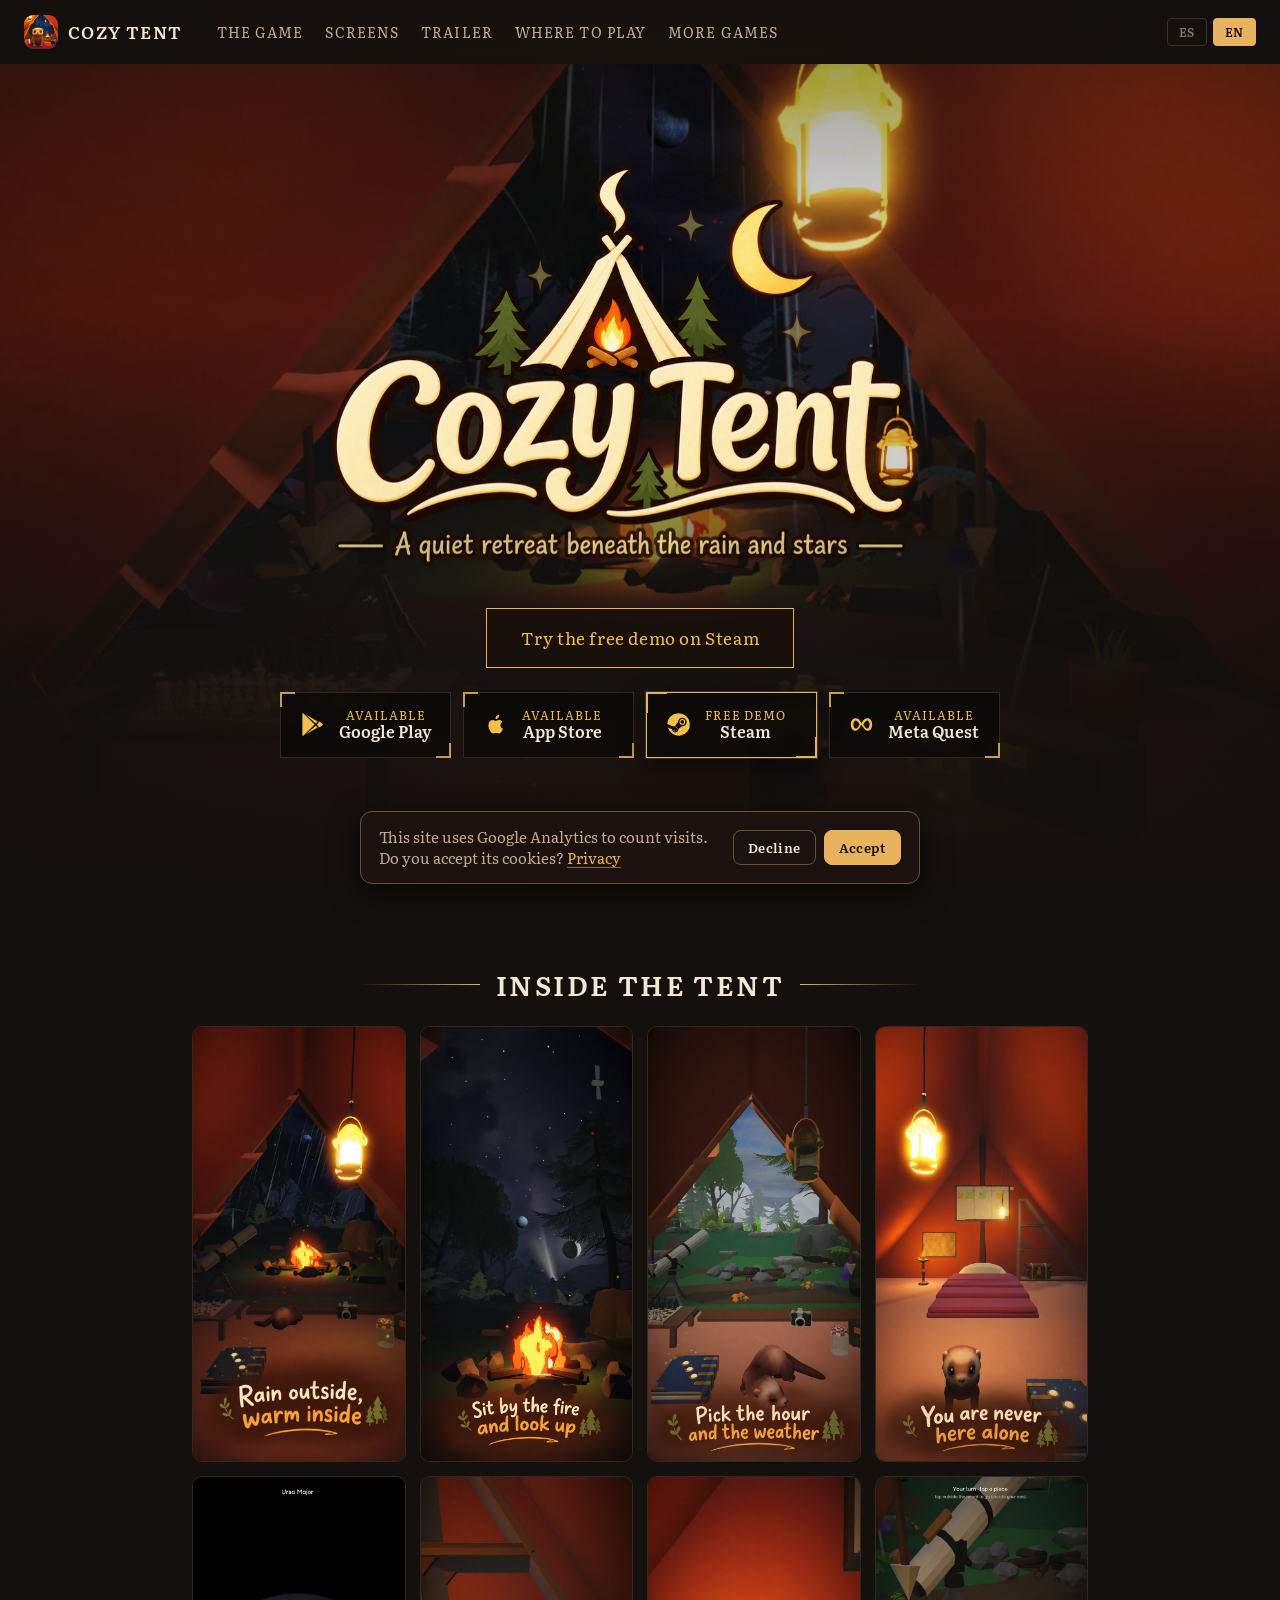
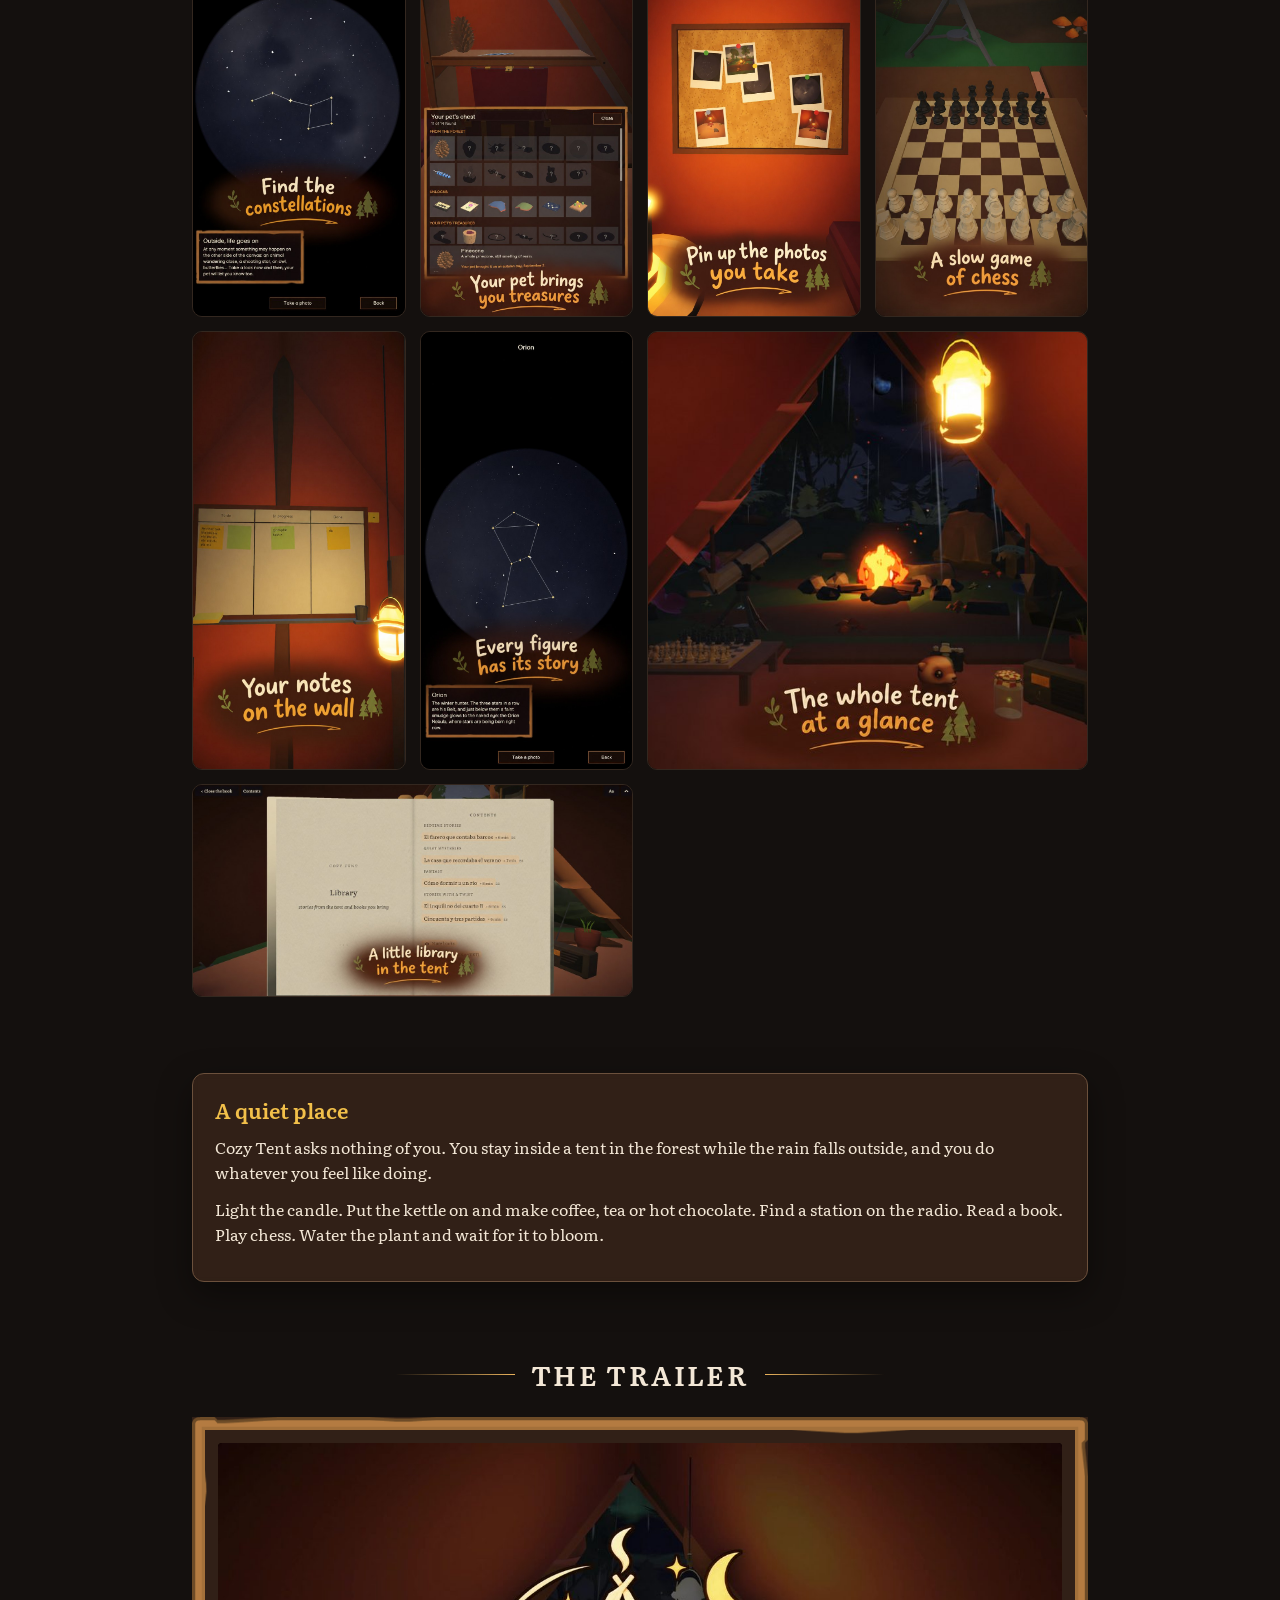
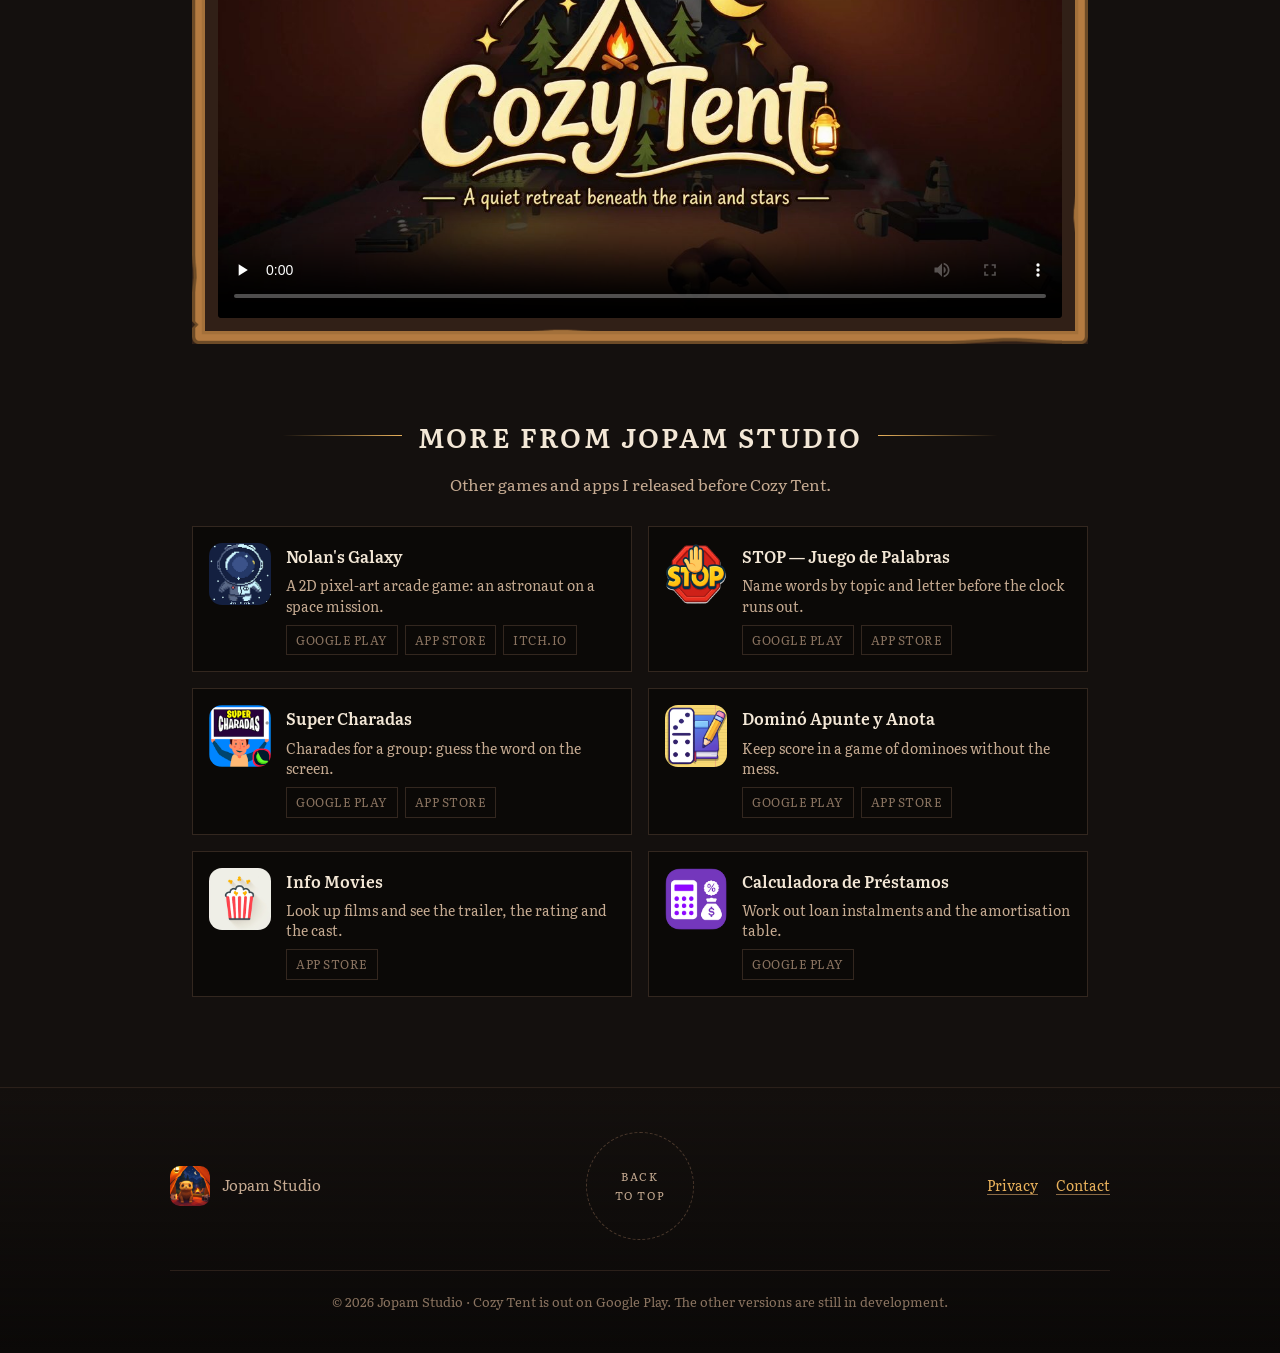
<file: index.html>
<!doctype html>
<html lang="es">
<head>
<meta charset="utf-8">
<meta name="viewport" content="width=device-width,initial-scale=1">
<title>Cozy Tent</title>
<meta name="description" content="Una noche de lluvia, una tienda cálida y un hurón. Mira el cielo y tómate tu tiempo.">
<meta property="og:title" content="Cozy Tent">
<meta property="og:description" content="A rainy night in a warm tent with a ferret.">
<meta property="og:image" content="img/hero.jpg">
<meta name="theme-color" content="#14100e">
<link rel="icon" href="img/icon.png">
<link rel="canonical" href="https://johanjimenex.github.io/cozy-tent/">
<meta name="robots" content="index,follow">
<meta property="og:type" content="website">
<meta property="og:url" content="https://johanjimenex.github.io/cozy-tent/">
<meta property="og:site_name" content="Cozy Tent">
<meta property="og:locale" content="es_ES">
<meta property="og:locale:alternate" content="en_US">
<meta name="twitter:card" content="summary_large_image">
<meta name="twitter:title" content="Cozy Tent">
<meta name="twitter:description" content="Una noche de lluvia, una tienda cálida y un hurón. Mira el cielo y tómate tu tiempo.">
<meta name="twitter:image" content="https://johanjimenex.github.io/cozy-tent/img/hero.jpg">
<script type="application/ld+json">
{
  "@context": "https://schema.org",
  "@type": "VideoGame",
  "name": "Cozy Tent",
  "url": "https://johanjimenex.github.io/cozy-tent/",
  "image": "https://johanjimenex.github.io/cozy-tent/img/hero.jpg",
  "description": "Un juego de ambiente dentro de una tienda de campaña: llueve fuera, el cielo sigue el reloj real y un hurón vive contigo.",
  "genre": ["Cozy", "Simulation", "Casual"],
  "inLanguage": ["es", "en"],
  "gamePlatform": ["Android", "iOS", "PC", "Meta Quest"],
  "applicationCategory": "Game",
  "author": { "@type": "Organization", "name": "Jopam Studio", "url": "https://johanjimenex.github.io/cozy-tent/" },
  "publisher": { "@type": "Organization", "name": "Jopam Studio" },
  "trailer": {
    "@type": "VideoObject",
    "name": "Cozy Tent - Trailer",
    "description": "Tráiler de Cozy Tent.",
    "thumbnailUrl": "https://johanjimenex.github.io/cozy-tent/video/trailer-poster.jpg",
    "contentUrl": "https://johanjimenex.github.io/cozy-tent/video/trailer.mp4",
    "uploadDate": "2026-09-16",
    "duration": "PT46S"
  }
}
</script>
<link rel="stylesheet" href="style.css">
</head>
<body data-idioma="es">
<div class="lluvia" aria-hidden="true"></div>

<header class="barra">
  <a class="marca" href="#"><img src="img/icon.png" alt="">Cozy Tent</a>
  <nav>
    <ul class="menu" id="menu">
      <li><a href="#juego"><span class="es">El juego</span><span class="en">The game</span></a></li>
      <li><a href="#galeria"><span class="es">Imágenes</span><span class="en">Screens</span></a></li>
      <li><a href="#trailer"><span class="es">Tráiler</span><span class="en">Trailer</span></a></li>
      <li><a href="#tiendas"><span class="es">Dónde jugar</span><span class="en">Where to play</span></a></li>
      <li><a href="#mas"><span class="es">Más juegos</span><span class="en">More games</span></a></li>
    </ul>
  </nav>
  <div class="derecha">
    <div class="idioma">
      <button data-idioma-boton="es">ES</button><button data-idioma-boton="en">EN</button>
    </div>
    <button class="abrir-menu" id="abrir" aria-label="Menú" aria-expanded="false">☰</button>
  </div>
</header>

<div class="portada">
  <div class="fondo" role="img" aria-label="El interior de la tienda de noche con la hoguera encendida"></div>
  <div class="dentro">
    <h1 class="logo">
      <span class="solo-lectores">Cozy Tent</span>
      <span class="capas" aria-hidden="true">
        <img class="base" src="img/logo/tienda.png" alt="">
        <img class="capa farol" src="img/logo/farol.png" alt="">
        <img class="capa luna" src="img/logo/luna.png" alt="">
        <img class="capa estrella e1" src="img/logo/estrella1.png" alt="">
        <img class="capa estrella e2" src="img/logo/estrella2.png" alt="">
        <img class="capa estrella e3" src="img/logo/estrella3.png" alt="">
        <img class="capa fugaz" src="img/logo/fugaz.png" alt="">
        <img class="capa titulo" src="img/logo/titulo.png" alt="">
        <img class="capa lema" src="img/logo/lema.png" alt="">
      </span>
    </h1>
    <a class="descargar" id="descargar" href="https://play.google.com/store/apps/details?id=com.jopam.cozytent" target="_blank" rel="noopener" hidden>
      <span class="es">Descargar <b data-sistema></b></span><span class="en">Get it <b data-sistema></b></span>
    </a>
    <div class="tiendas en-portada" id="tiendas" role="list">
      <a class="chapa lista" data-tienda="google" href="https://play.google.com/store/apps/details?id=com.jopam.cozytent" target="_blank" rel="noopener"><svg viewBox="0 0 24 24" aria-hidden="true"><path d="M3.6 1.8 13.9 12 3.6 22.2c-.4-.2-.6-.6-.6-1.1V2.9c0-.5.2-.9.6-1.1z"/><path d="M16.6 9.3 5.6 2.9 14.9 11z"/><path d="M16.6 14.7 14.9 13l-9.3 8.1z"/><path d="M20.2 10.6c.7.4 1 .9 1 1.4s-.3 1-1 1.4l-2.3 1.3-1.9-2.7 1.9-2.7z"/></svg><span class="texto"><small><span class="es">Disponible</span><span class="en">Available</span></small><span class="nombre">Google Play</span></span></a>
      <a class="chapa lista" data-tienda="apple" href="https://apps.apple.com/do/app/cozy-tent/id6815219759" target="_blank" rel="noopener"><svg viewBox="0 0 24 24" aria-hidden="true"><path d="M16.4 12.7c0-2 1.6-3 1.7-3-.9-1.4-2.4-1.5-2.9-1.6-1.2-.1-2.4.7-3 .7s-1.6-.7-2.6-.7c-1.3 0-2.6.8-3.2 2-1.4 2.4-.4 6 1 8 .7 1 1.5 2.1 2.5 2 1-.1 1.4-.6 2.6-.6s1.5.6 2.6.6c1.1 0 1.8-1 2.4-2 .8-1.1 1.1-2.2 1.1-2.3 0 0-2.2-.8-2.2-3.1z"/><path d="M14.5 5.9c.5-.7.9-1.6.8-2.6-.8 0-1.8.5-2.4 1.2-.5.6-1 1.6-.8 2.5.9.1 1.8-.4 2.4-1.1z"/></svg><span class="texto"><small><span class="es">Disponible</span><span class="en">Available</span></small><span class="nombre">App Store</span></span></a>
      <a class="chapa lista" data-tienda="steam" href="https://store.steampowered.com/app/5371810/cozy_tent/?utm_source=web&utm_medium=boton" target="_blank" rel="noopener"><svg viewBox="0 0 24 24" aria-hidden="true"><path d="M12 2a10 10 0 0 0-10 9.5l5.4 2.2a2.8 2.8 0 0 1 1.6-.5h.2l2.4-3.4v-.1a3.8 3.8 0 1 1 3.8 3.8h-.1l-3.4 2.4v.2a2.8 2.8 0 0 1-5.6.2l-3.8-1.6A10 10 0 1 0 12 2z"/><path d="M15.4 7.2a2.5 2.5 0 1 0 0 5.1 2.5 2.5 0 0 0 0-5.1zm0 .9a1.6 1.6 0 1 1 0 3.2 1.6 1.6 0 0 1 0-3.2z"/><path d="M8.2 17.9a2.1 2.1 0 0 0 2.6-2.9 2.1 2.1 0 0 0-2.6-1.1l1.2.5a1.6 1.6 0 1 1-1.2 2.9l-1.2-.5c.3.5.7.9 1.2 1.1z"/></svg><span class="texto"><small><span class="es">Demo gratis</span><span class="en">Free demo</span></small><span class="nombre">Steam</span></span></a>
      <a class="chapa lista" data-tienda="meta" href="https://www.meta.com/experiences/cozy-tent/1246203311919256/" target="_blank" rel="noopener"><svg viewBox="0 0 24 24" aria-hidden="true"><path d="M6.8 6.4c-2.4 0-4.3 2.4-4.3 5.6s1.7 5.6 4 5.6c1.6 0 2.8-1 4.4-3.5l1.1-1.8 1.1 1.8c1.6 2.5 2.8 3.5 4.4 3.5 2.3 0 4-2.4 4-5.6s-1.9-5.6-4.3-5.6c-1.7 0-3 .9-4.6 3.3l-.6 1-.6-1C9.8 7.3 8.5 6.4 6.8 6.4zm0 2c.9 0 1.8.7 3 2.6l.6.9-.7 1.1c-1.2 1.8-2 2.5-2.9 2.5-1.1 0-2-1.4-2-3.5s.9-3.6 2-3.6zm10.4 0c1.1 0 2 1.5 2 3.6s-.9 3.5-2 3.5c-.9 0-1.7-.7-2.9-2.5l-.7-1.1.6-.9c1.2-1.9 2.1-2.6 3-2.6z"/></svg><span class="texto"><small><span class="es">Disponible</span><span class="en">Available</span></small><span class="nombre">Meta Quest</span></span></a>
    </div>
  </div>
  <a class="bajar" href="#juego"><span class="es">Seguir</span><span class="en">Scroll</span> ↓</a>
</div>

<div class="envoltorio">
  <!-- ---------------------------------------------------------------- español -->
  <section class="asoma" id="galeria">
    <h3 class="titulo"><span class="es">La tienda por dentro</span><span class="en">Inside the tent</span></h3>
    <div class="carrusel">
      <button class="flecha atras" type="button" aria-label="Anterior">‹</button>
      <div class="galeria">
      <figure class="toma">
        <img src="img/galeria/01.jpg" loading="lazy" alt="Cozy Tent: Rain outside, warm inside">
      </figure>
      <figure class="toma">
        <img src="img/galeria/02.jpg" loading="lazy" alt="Cozy Tent: Sit by the fire and look up">
      </figure>
      <figure class="toma">
        <img src="img/galeria/03.jpg" loading="lazy" alt="Cozy Tent: Pick the hour and the weather">
      </figure>
      <figure class="toma">
        <img src="img/galeria/04.jpg" loading="lazy" alt="Cozy Tent: You are never here alone">
      </figure>
      <figure class="toma">
        <img src="img/galeria/05.jpg" loading="lazy" alt="Cozy Tent: Find the constellations">
      </figure>
      <figure class="toma">
        <img src="img/galeria/06.jpg" loading="lazy" alt="Cozy Tent: Your pet brings you treasures">
      </figure>
      <figure class="toma">
        <img src="img/galeria/07.jpg" loading="lazy" alt="Cozy Tent: Pin up the photos you take">
      </figure>
      <figure class="toma">
        <img src="img/galeria/08.jpg" loading="lazy" alt="Cozy Tent: A slow game of chess">
      </figure>
      <figure class="toma">
        <img src="img/galeria/09.jpg" loading="lazy" alt="Cozy Tent: Your notes on the wall">
      </figure>
      <figure class="toma">
        <img src="img/galeria/10.jpg" loading="lazy" alt="Cozy Tent: Every figure has its story">
      </figure>
      <figure class="toma ancha">
        <img src="img/galeria/11.jpg" loading="lazy" alt="Cozy Tent: The whole tent at a glance">
      </figure>
      <figure class="toma ancha">
        <img src="img/galeria/12.jpg" loading="lazy" alt="Cozy Tent: A little library in the tent">
      </figure>
      </div>
      <button class="flecha adelante" type="button" aria-label="Siguiente">›</button>
    </div>
    <div class="puntos" role="tablist" aria-label="Imágenes"></div>
  </section>

  <div id="juego" class="ancla"></div>
  <section class="es asoma">
    <div class="tres">
      <div class="panel">
        <h2>Un sitio tranquilo</h2>
        <p>Cozy Tent no te pide nada. Te quedas dentro de una tienda en el bosque mientras llueve fuera,
         y haces lo que te apetezca.</p>
        <p>Enciende la vela. Pon la cafetera y prepara café, té o chocolate. Busca una emisora en la radio.
         Lee un libro. Juega al ajedrez. Riega la planta y espera a que florezca.</p>
      </div>
    </div>
  </section>






  <!-- ---------------------------------------------------------------- english -->
  <section class="en asoma">
    <div class="tres">
      <div class="panel">
        <h2>A quiet place</h2>
        <p>Cozy Tent asks nothing of you. You stay inside a tent in the forest while the rain falls outside,
         and you do whatever you feel like doing.</p>
        <p>Light the candle. Put the kettle on and make coffee, tea or hot chocolate. Find a station on the
         radio. Read a book. Play chess. Water the plant and wait for it to bloom.</p>
      </div>
    </div>
  </section>









  <section class="asoma" id="trailer">
    <h3 class="titulo"><span class="es">El tráiler</span><span class="en">The trailer</span></h3>
    <div class="marco video">
      <video controls playsinline preload="none" poster="video/trailer-poster.jpg">
        <source src="video/trailer.mp4" type="video/mp4">
      </video>
    </div>
  </section>


  <section class="asoma" id="mas">
    <h3 class="titulo"><span class="es">Más de Jopam Studio</span><span class="en">More from Jopam Studio</span></h3>
    <p class="entradilla"><span class="es">Otros juegos y apps que he publicado antes de Cozy Tent.</span><span class="en">Other games and apps I released before Cozy Tent.</span></p>
    <div class="obras">
      <article class="obra">
        <img src="img/jopam/app1.png" alt="" width="192" height="192" loading="lazy">
        <div class="letra">
          <h4>Nolan&#x27;s Galaxy</h4>
          <p><span class="es">Arcade 2D en pixel art: un astronauta en misión espacial.</span><span class="en">A 2D pixel-art arcade game: an astronaut on a space mission.</span></p>
          <div class="vinculos"><a href="https://play.google.com/store/apps/details?id=com.jopamstudio.nolansgalaxy" target="_blank" rel="noopener">Google Play</a><a href="https://apps.apple.com/es/app/nolans-galaxy/id6503222887" target="_blank" rel="noopener">App Store</a><a href="https://johanjimenex.itch.io/nolans-galaxy" target="_blank" rel="noopener">itch.io</a></div>
        </div>
      </article>
      <article class="obra">
        <img src="img/jopam/app2.png" alt="" width="192" height="192" loading="lazy">
        <div class="letra">
          <h4>STOP — Juego de Palabras</h4>
          <p><span class="es">Di palabras por tema y letra antes de que se acabe el tiempo.</span><span class="en">Name words by topic and letter before the clock runs out.</span></p>
          <div class="vinculos"><a href="https://play.google.com/store/apps/details?id=com.jopamstudio.stopwordsgame" target="_blank" rel="noopener">Google Play</a><a href="https://apps.apple.com/es/developer/johan-jimenez/id1503858642" target="_blank" rel="noopener">App Store</a></div>
        </div>
      </article>
      <article class="obra">
        <img src="img/jopam/app3.png" alt="" width="192" height="192" loading="lazy">
        <div class="letra">
          <h4>Super Charadas</h4>
          <p><span class="es">Charadas para jugar en grupo: adivina la palabra de la pantalla.</span><span class="en">Charades for a group: guess the word on the screen.</span></p>
          <div class="vinculos"><a href="https://play.google.com/store/apps/details?id=com.ManguGames.SuperCharadas" target="_blank" rel="noopener">Google Play</a><a href="https://apps.apple.com/us/app/super-charadas-guessup/id1503858643" target="_blank" rel="noopener">App Store</a></div>
        </div>
      </article>
      <article class="obra">
        <img src="img/jopam/app4.png" alt="" width="192" height="192" loading="lazy">
        <div class="letra">
          <h4>Dominó Apunte y Anota</h4>
          <p><span class="es">Lleva los puntos de la partida de dominó sin líos.</span><span class="en">Keep score in a game of dominoes without the mess.</span></p>
          <div class="vinculos"><a href="https://play.google.com/store/apps/details?id=com.JopamStudios.DominoApunteYAnota" target="_blank" rel="noopener">Google Play</a><a href="https://apps.apple.com/us/app/domino-apunte-y-anota/id6742063485" target="_blank" rel="noopener">App Store</a></div>
        </div>
      </article>
      <article class="obra">
        <img src="img/jopam/app5.png" alt="" width="192" height="192" loading="lazy">
        <div class="letra">
          <h4>Info Movies</h4>
          <p><span class="es">Busca películas y mira el tráiler, la puntuación y el reparto.</span><span class="en">Look up films and see the trailer, the rating and the cast.</span></p>
          <div class="vinculos"><a href="https://apps.apple.com/us/app/info-movies/id6476113841" target="_blank" rel="noopener">App Store</a></div>
        </div>
      </article>
      <article class="obra">
        <img src="img/jopam/app6.png" alt="" width="192" height="192" loading="lazy">
        <div class="letra">
          <h4>Calculadora de Préstamos</h4>
          <p><span class="es">Calcula las cuotas y la tabla de amortización de un préstamo.</span><span class="en">Work out loan instalments and the amortisation table.</span></p>
          <div class="vinculos"><a href="https://play.google.com/store/apps/details?id=com.mangugames.calculadoraprestamo" target="_blank" rel="noopener">Google Play</a></div>
        </div>
      </article>
    </div>
  </section>

</div>

<footer>
  <div class="pie">
    <div class="estudio"><img src="img/icon.png" alt="">Jopam Studio</div>
    <a class="arriba" href="#"><span class="es">Volver<br>arriba</span><span class="en">Back<br>to top</span></a>
    <div class="enlaces">
      <a href="privacidad-es.html"><span class="es">Privacidad</span><span class="en">Privacy</span></a>
      <a class="correo" data-u="johan.jimenez.23" data-d="gmail.com" href="#"><span class="es">Contacto</span><span class="en">Contact</span></a>
    </div>
  </div>
  <p class="legal">© 2026 Jopam Studio ·
    <span class="es">Cozy Tent ya está en Google Play. Las demás versiones siguen en desarrollo.</span>
    <span class="en">Cozy Tent is out on Google Play. The other versions are still in development.</span>
  </p>
</footer>

<script src="idioma.js"></script>
<script src="analitica.js"></script>
<script src="tiendas.js"></script>
</body>
</html>
</file>
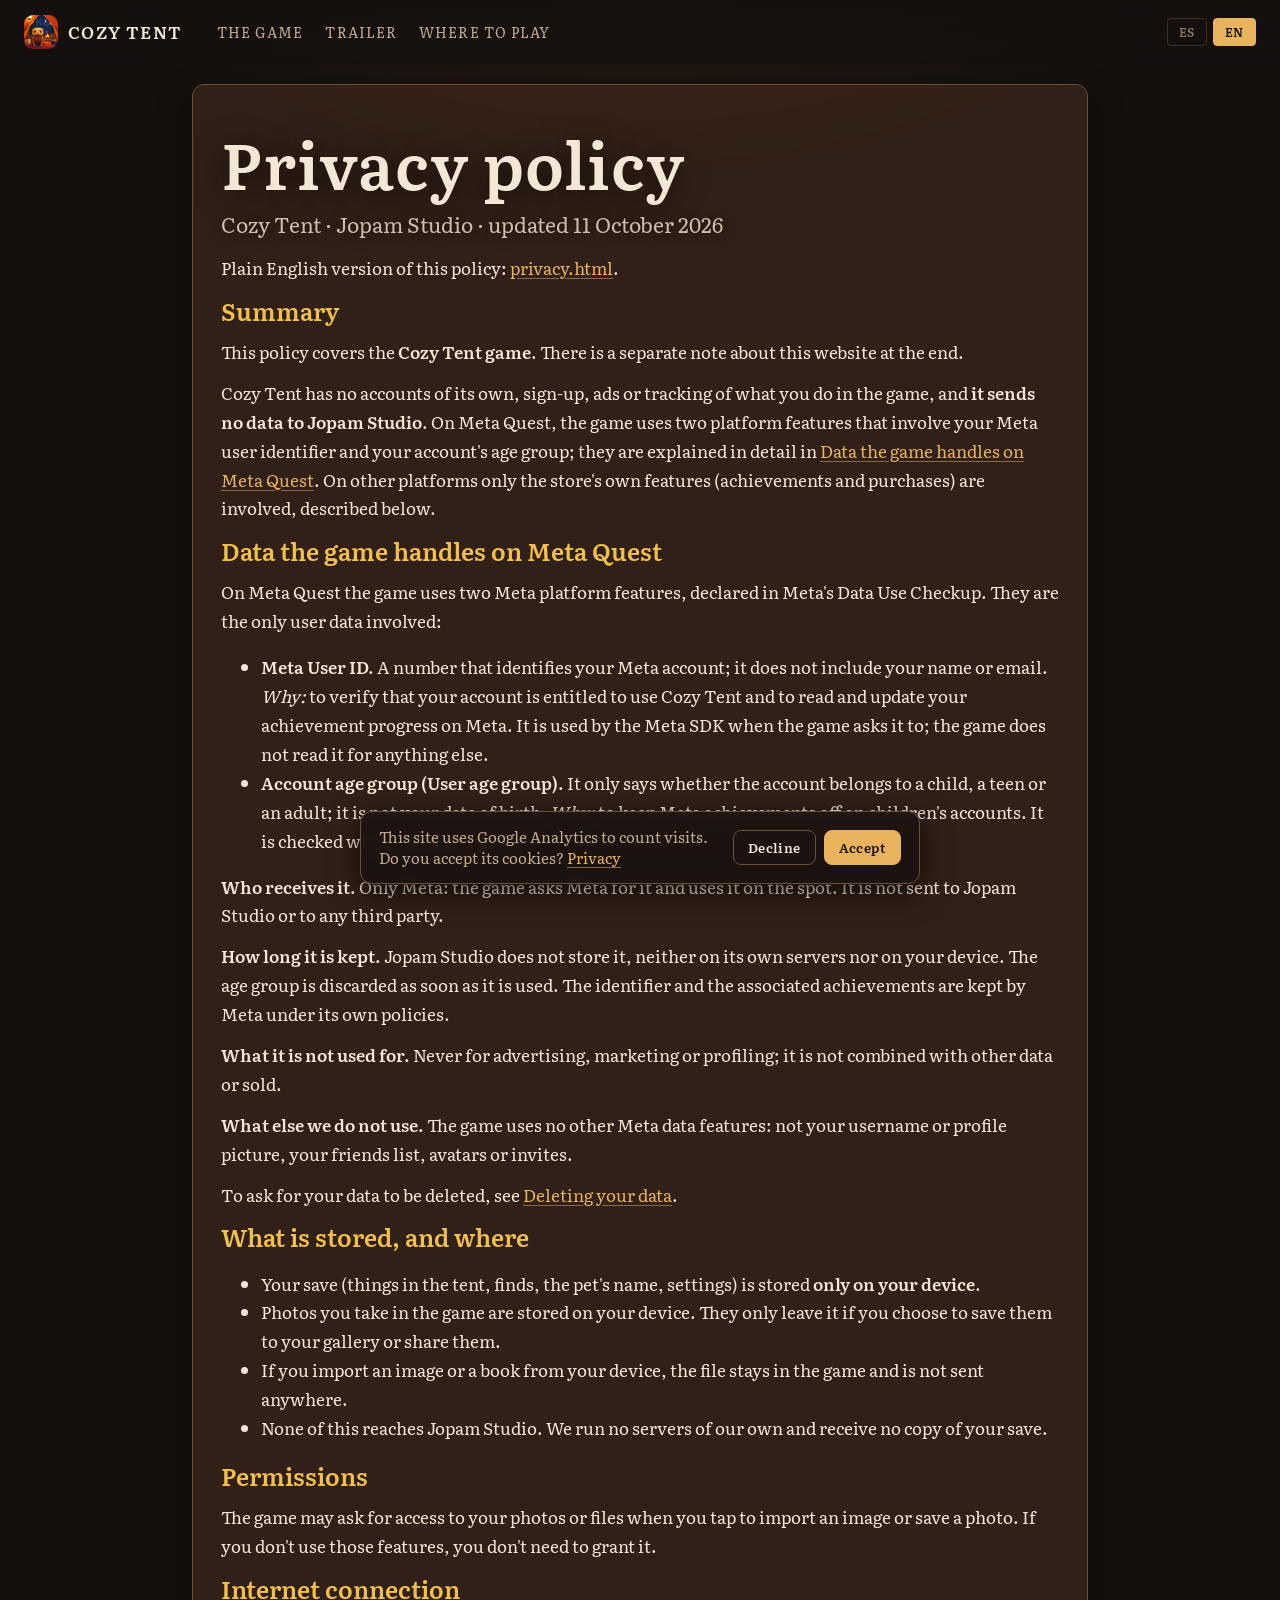
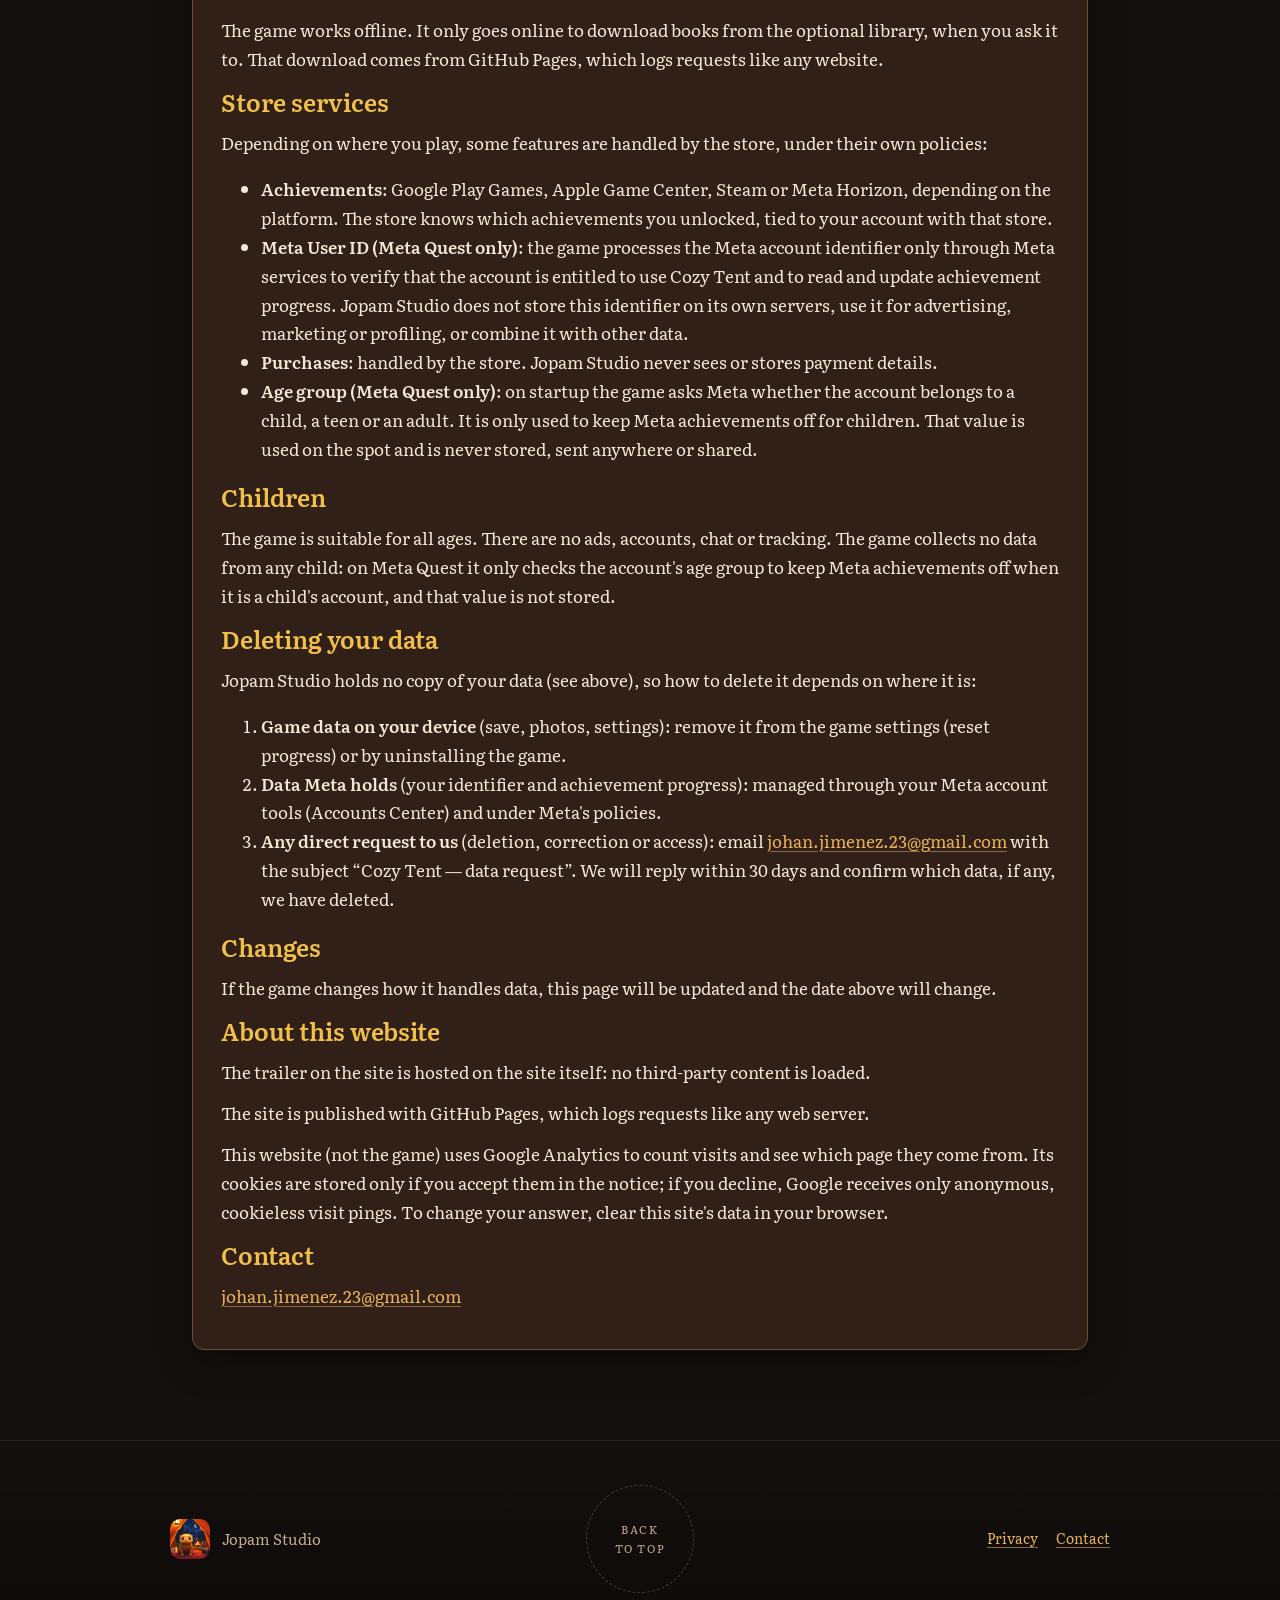
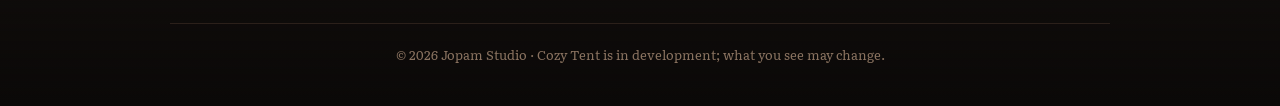
<file: privacidad-es.html>
<!doctype html>
<html lang="es">
<head>
<meta charset="utf-8">
<meta name="viewport" content="width=device-width,initial-scale=1">
<title>Cozy Tent — Privacidad</title>
<link rel="icon" href="img/icon.png">
<meta name="description" content="Política de privacidad de Cozy Tent: qué datos trata el juego en Meta Quest y cómo pedir su borrado.">
<link rel="canonical" href="https://johanjimenex.github.io/cozy-tent/privacidad-es.html">
<meta name="robots" content="index,follow">
<meta property="og:type" content="article">
<meta property="og:title" content="Cozy Tent — Política de privacidad">
<meta property="og:url" content="https://johanjimenex.github.io/cozy-tent/privacidad-es.html">
<link rel="stylesheet" href="style.css">
<link rel="alternate" hreflang="en" href="https://johanjimenex.github.io/cozy-tent/privacy.html">
<noscript><style>.asoma{opacity:1;transform:none}</style></noscript>
</head>
<body data-idioma="es">
<div class="lluvia" aria-hidden="true"></div>
<header class="barra">
  <a class="marca" href="index.html"><img src="img/icon.png" alt="">Cozy Tent</a>
  <nav>
    <ul class="menu" id="menu">
      <li><a href="index.html#juego"><span class="es">El juego</span><span class="en">The game</span></a></li>
      <li><a href="index.html#trailer"><span class="es">Tráiler</span><span class="en">Trailer</span></a></li>
      <li><a href="index.html#tiendas"><span class="es">Dónde jugar</span><span class="en">Where to play</span></a></li>
    </ul>
  </nav>
  <div class="derecha">
    <div class="idioma">
      <button data-idioma-boton="es">ES</button><button data-idioma-boton="en">EN</button>
    </div>
    <button class="abrir-menu" id="abrir" aria-label="Menú" aria-expanded="false">☰</button>
  </div>
</header>


<div class="envoltorio" style="padding-top:84px">

  <div class="es asoma panel" lang="es">
    <h1>Política de privacidad</h1>
    <p class="lema">Cozy Tent · Jopam Studio · actualizada el 11 de octubre de 2026</p>

    <h2>Resumen</h2>
    <p>Esta política es del <strong>juego Cozy Tent</strong>. Al final hay una nota aparte sobre esta
       página web.</p>
    <p>Cozy Tent no tiene cuentas propias, registro, anuncios ni seguimiento de lo que haces en el
       juego, y <strong>no envía ningún dato a Jopam Studio</strong>. En Meta Quest, el juego usa dos
       funciones de la plataforma que implican tu identificador de usuario de Meta y el grupo de edad de
       tu cuenta; las explicamos con detalle en
       <a href="#datos-meta">Datos que trata el juego en Meta Quest</a>. En el resto de plataformas solo
       intervienen las funciones de la propia tienda (logros y compras), descritas más abajo.</p>

    <h2 id="datos-meta">Datos que trata el juego en Meta Quest</h2>
    <p>En Meta Quest, el juego usa dos funciones de la plataforma Meta, declaradas en el Data Use
       Checkup de Meta. Son los únicos datos de usuario que intervienen:</p>
    <ul>
      <li><strong>Identificador de usuario de Meta (User ID).</strong> Un número que identifica tu cuenta
          de Meta; no incluye tu nombre ni tu correo. <em>Para qué:</em> comprobar que tu cuenta tiene
          derecho a usar Cozy Tent y leer y actualizar el progreso de tus logros en Meta. Lo usa el SDK de
          Meta cuando el juego se lo pide; el juego no lo lee para ninguna otra cosa.</li>
      <li><strong>Grupo de edad de la cuenta (User age group).</strong> Solo indica si la cuenta es de un
          niño, un adolescente o un adulto; no es tu fecha de nacimiento. <em>Para qué:</em> no activar los
          logros de Meta en cuentas de niños. Se consulta al arrancar el juego.</li>
    </ul>
    <p><strong>Quién los recibe.</strong> Solo Meta: el juego se los pide a Meta y los usa en el momento.
       No se envían a Jopam Studio ni a ningún tercero.</p>
    <p><strong>Cuánto tiempo se conservan.</strong> Jopam Studio no los guarda, ni en servidores propios
       ni en tu dispositivo. El grupo de edad se descarta en cuanto se usa. El identificador y los logros
       asociados los conserva Meta según sus propias políticas.</p>
    <p><strong>Para qué no se usan.</strong> Nunca para publicidad, marketing ni perfilado; no se combinan
       con otros datos ni se venden.</p>
    <p><strong>Qué más no usamos.</strong> El juego no usa otras funciones de datos de Meta: ni el nombre de
       usuario ni la foto de perfil, ni la lista de amigos, ni los avatares, ni las invitaciones.</p>
    <p>Para pedir que se borren tus datos, mira <a href="#borrar">Borrar tus datos</a>.</p>

    <h2>Qué se guarda y dónde</h2>
    <ul>
      <li>Tu partida (objetos de la tienda, hallazgos, nombre de la mascota, ajustes) se guarda
          <strong>solo en tu dispositivo</strong>.</li>
      <li>Las fotos que haces dentro del juego se guardan en tu dispositivo. Solo salen de ahí si tú
          decides guardarlas en tu galería o compartirlas.</li>
      <li>Si importas una imagen o un libro desde tu dispositivo, el archivo se queda en el juego y no
          se envía a ningún sitio.</li>
      <li>Nada de esto se envía a Jopam Studio. No tenemos servidores propios ni recibimos copia de tu
          partida.</li>
    </ul>

    <h2>Permisos</h2>
    <p>El juego puede pedirte acceso a tus fotos o archivos cuando tú pulsas para importar una imagen o
       guardar una foto. Si no lo usas, no hace falta darlo.</p>

    <h2>Conexión a internet</h2>
    <p>El juego funciona sin conexión. Solo la usa para descargar libros de la biblioteca opcional,
       cuando tú lo pides. Esa descarga se hace desde GitHub Pages, que registra peticiones como
       cualquier página web.</p>

    <h2>Servicios de las tiendas</h2>
    <p>Según la plataforma donde juegues, algunas funciones las gestionan las tiendas, con sus propias
       políticas:</p>
    <ul>
      <li><strong>Logros</strong>: Google Play Juegos, Game Center de Apple, Steam o Meta Horizon, según
          la plataforma. La tienda sabe qué logros has conseguido, asociados a tu cuenta de esa tienda.</li>
      <li><strong>Identificador de usuario de Meta (solo Meta Quest)</strong>: el juego procesa el
          identificador de la cuenta de Meta únicamente a través de los servicios de Meta para comprobar
          que la cuenta tiene derecho a usar Cozy Tent y para leer y actualizar el progreso de los logros.
          Jopam Studio no guarda ese identificador en servidores propios, no lo usa para publicidad,
          marketing o perfilado y no lo combina con otros datos.</li>
      <li><strong>Compras</strong>: las gestiona la tienda. Jopam Studio no ve ni guarda datos de pago.</li>
      <li><strong>Grupo de edad (solo Meta Quest)</strong>: al arrancar, el juego pregunta a Meta si la
          cuenta es de un niño, un adolescente o un adulto. Solo sirve para no activar los logros de Meta
          con niños. Ese dato se usa en el momento y no se guarda, no se envía a ningún sitio ni se comparte.</li>
    </ul>

    <h2>Menores</h2>
    <p>El juego es apto para todas las edades. No hay anuncios, cuentas, chat ni seguimiento. El juego no
       recoge datos de ningún niño: en Meta Quest solo consulta el grupo de edad de la cuenta para no
       activar los logros de Meta cuando es la de un niño, y ese dato no se guarda.</p>

    <h2 id="borrar">Borrar tus datos</h2>
    <p>Jopam Studio no tiene copia de tus datos (ver arriba), así que cómo borrarlos depende de dónde estén:</p>
    <ol>
      <li><strong>Datos del juego en tu dispositivo</strong> (partida, fotos, ajustes): bórralos desde los
          ajustes del juego (reiniciar progreso) o desinstalando el juego.</li>
      <li><strong>Datos que guarda Meta</strong> (tu identificador y el progreso de logros): se gestionan
          con las herramientas de tu cuenta de Meta (Centro de cuentas) y según las políticas de Meta.</li>
      <li><strong>Cualquier solicitud directa a nosotros</strong> (borrado, corrección o consulta): escribe a
          <a href="mailto:johan.jimenez.23@gmail.com">johan.jimenez.23@gmail.com</a> con el asunto
          “Cozy Tent — solicitud de datos”. Responderemos en un máximo de 30 días y te confirmaremos qué
          datos, si los hubiera, hemos eliminado.</li>
    </ol>

    <h2>Cambios</h2>
    <p>Si el juego cambia y empieza a tratar datos de otra forma, esta página se actualizará y cambiará
       la fecha de arriba.</p>

    <h2>Sobre esta página web</h2>
    <p>El tráiler de la página está alojado en la misma web: no se carga contenido de terceros.</p>
    <p>La web está publicada con GitHub Pages, que registra las peticiones como cualquier servidor.</p>
    <p>Esta web (no el juego) usa Google Analytics para contar visitas y saber desde qué página llegan.
       Sus cookies solo se guardan si las aceptas en el aviso; si las rechazas, Google recibe únicamente
       avisos anónimos de visita, sin cookies. Para cambiar tu respuesta, borra los datos de este sitio
       en tu navegador.</p>

    <h2>Contacto</h2>
    <p><a class="correo" data-u="johan.jimenez.23" data-d="gmail.com" data-texto="si" href="#"><span class="es">escríbenos</span><span class="en">write to us</span></a></p>
  </div>

  <div class="en asoma panel" lang="en">
    <h1>Privacy policy</h1>
    <p class="lema">Cozy Tent · Jopam Studio · updated 11 October 2026</p>
    <p>Plain English version of this policy: <a href="privacy.html">privacy.html</a>.</p>

    <h2>Summary</h2>
    <p>This policy covers the <strong>Cozy Tent game</strong>. There is a separate note about this
       website at the end.</p>
    <p>Cozy Tent has no accounts of its own, sign-up, ads or tracking of what you do in the game, and
       <strong>it sends no data to Jopam Studio</strong>. On Meta Quest, the game uses two platform
       features that involve your Meta user identifier and your account's age group; they are explained in
       detail in <a href="#datos-meta-en">Data the game handles on Meta Quest</a>. On other platforms only
       the store's own features (achievements and purchases) are involved, described below.</p>

    <h2 id="datos-meta-en">Data the game handles on Meta Quest</h2>
    <p>On Meta Quest the game uses two Meta platform features, declared in Meta's Data Use Checkup. They
       are the only user data involved:</p>
    <ul>
      <li><strong>Meta User ID.</strong> A number that identifies your Meta account; it does not include
          your name or email. <em>Why:</em> to verify that your account is entitled to use Cozy Tent and to
          read and update your achievement progress on Meta. It is used by the Meta SDK when the game asks
          it to; the game does not read it for anything else.</li>
      <li><strong>Account age group (User age group).</strong> It only says whether the account belongs to a
          child, a teen or an adult; it is not your date of birth. <em>Why:</em> to keep Meta achievements
          off on children's accounts. It is checked when the game starts.</li>
    </ul>
    <p><strong>Who receives it.</strong> Only Meta: the game asks Meta for it and uses it on the spot. It is
       not sent to Jopam Studio or to any third party.</p>
    <p><strong>How long it is kept.</strong> Jopam Studio does not store it, neither on its own servers nor on
       your device. The age group is discarded as soon as it is used. The identifier and the associated
       achievements are kept by Meta under its own policies.</p>
    <p><strong>What it is not used for.</strong> Never for advertising, marketing or profiling; it is not
       combined with other data or sold.</p>
    <p><strong>What else we do not use.</strong> The game uses no other Meta data features: not your username
       or profile picture, your friends list, avatars or invites.</p>
    <p>To ask for your data to be deleted, see <a href="#borrar-en">Deleting your data</a>.</p>

    <h2>What is stored, and where</h2>
    <ul>
      <li>Your save (things in the tent, finds, the pet's name, settings) is stored
          <strong>only on your device</strong>.</li>
      <li>Photos you take in the game are stored on your device. They only leave it if you choose to
          save them to your gallery or share them.</li>
      <li>If you import an image or a book from your device, the file stays in the game and is not sent
          anywhere.</li>
      <li>None of this reaches Jopam Studio. We run no servers of our own and receive no copy of your save.</li>
    </ul>

    <h2>Permissions</h2>
    <p>The game may ask for access to your photos or files when you tap to import an image or save a
       photo. If you don't use those features, you don't need to grant it.</p>

    <h2>Internet connection</h2>
    <p>The game works offline. It only goes online to download books from the optional library, when you
       ask it to. That download comes from GitHub Pages, which logs requests like any website.</p>

    <h2>Store services</h2>
    <p>Depending on where you play, some features are handled by the store, under their own policies:</p>
    <ul>
      <li><strong>Achievements</strong>: Google Play Games, Apple Game Center, Steam or Meta Horizon,
          depending on the platform. The store knows which achievements you unlocked, tied to your
          account with that store.</li>
      <li><strong>Meta User ID (Meta Quest only)</strong>: the game processes the Meta account identifier
          only through Meta services to verify that the account is entitled to use Cozy Tent and to read
          and update achievement progress. Jopam Studio does not store this identifier on its own servers,
          use it for advertising, marketing or profiling, or combine it with other data.</li>
      <li><strong>Purchases</strong>: handled by the store. Jopam Studio never sees or stores payment details.</li>
      <li><strong>Age group (Meta Quest only)</strong>: on startup the game asks Meta whether the account
          belongs to a child, a teen or an adult. It is only used to keep Meta achievements off for
          children. That value is used on the spot and is never stored, sent anywhere or shared.</li>
    </ul>

    <h2>Children</h2>
    <p>The game is suitable for all ages. There are no ads, accounts, chat or tracking. The game collects no
       data from any child: on Meta Quest it only checks the account's age group to keep Meta achievements
       off when it is a child's account, and that value is not stored.</p>

    <h2 id="borrar-en">Deleting your data</h2>
    <p>Jopam Studio holds no copy of your data (see above), so how to delete it depends on where it is:</p>
    <ol>
      <li><strong>Game data on your device</strong> (save, photos, settings): remove it from the game
          settings (reset progress) or by uninstalling the game.</li>
      <li><strong>Data Meta holds</strong> (your identifier and achievement progress): managed through your
          Meta account tools (Accounts Center) and under Meta's policies.</li>
      <li><strong>Any direct request to us</strong> (deletion, correction or access): email
          <a href="mailto:johan.jimenez.23@gmail.com">johan.jimenez.23@gmail.com</a> with the subject
          “Cozy Tent — data request”. We will reply within 30 days and confirm which data, if any, we have
          deleted.</li>
    </ol>

    <h2>Changes</h2>
    <p>If the game changes how it handles data, this page will be updated and the date above will change.</p>

    <h2>About this website</h2>
    <p>The trailer on the site is hosted on the site itself: no third-party content is loaded.</p>
    <p>The site is published with GitHub Pages, which logs requests like any web server.</p>
    <p>This website (not the game) uses Google Analytics to count visits and see which page they come
       from. Its cookies are stored only if you accept them in the notice; if you decline, Google
       receives only anonymous, cookieless visit pings. To change your answer, clear this site's data
       in your browser.</p>

    <h2>Contact</h2>
    <p><a class="correo" data-u="johan.jimenez.23" data-d="gmail.com" data-texto="si" href="#"><span class="es">escríbenos</span><span class="en">write to us</span></a></p>
  </div>

</div>

<footer>
  <div class="pie">
    <div class="estudio"><img src="img/icon.png" alt="">Jopam Studio</div>
    <a class="arriba" href="#"><span class="es">Volver<br>arriba</span><span class="en">Back<br>to top</span></a>
    <div class="enlaces">
      <a href="privacidad-es.html"><span class="es">Privacidad</span><span class="en">Privacy</span></a>
      <a class="correo" data-u="johan.jimenez.23" data-d="gmail.com" href="#"><span class="es">Contacto</span><span class="en">Contact</span></a>
    </div>
  </div>
  <p class="legal">© 2026 Jopam Studio ·
    <span class="es">Cozy Tent está en desarrollo; lo que ves puede cambiar.</span>
    <span class="en">Cozy Tent is in development; what you see may change.</span>
  </p>
</footer>

<script src="idioma.js"></script>
<script src="analitica.js"></script>
</body>
</html>
</file>
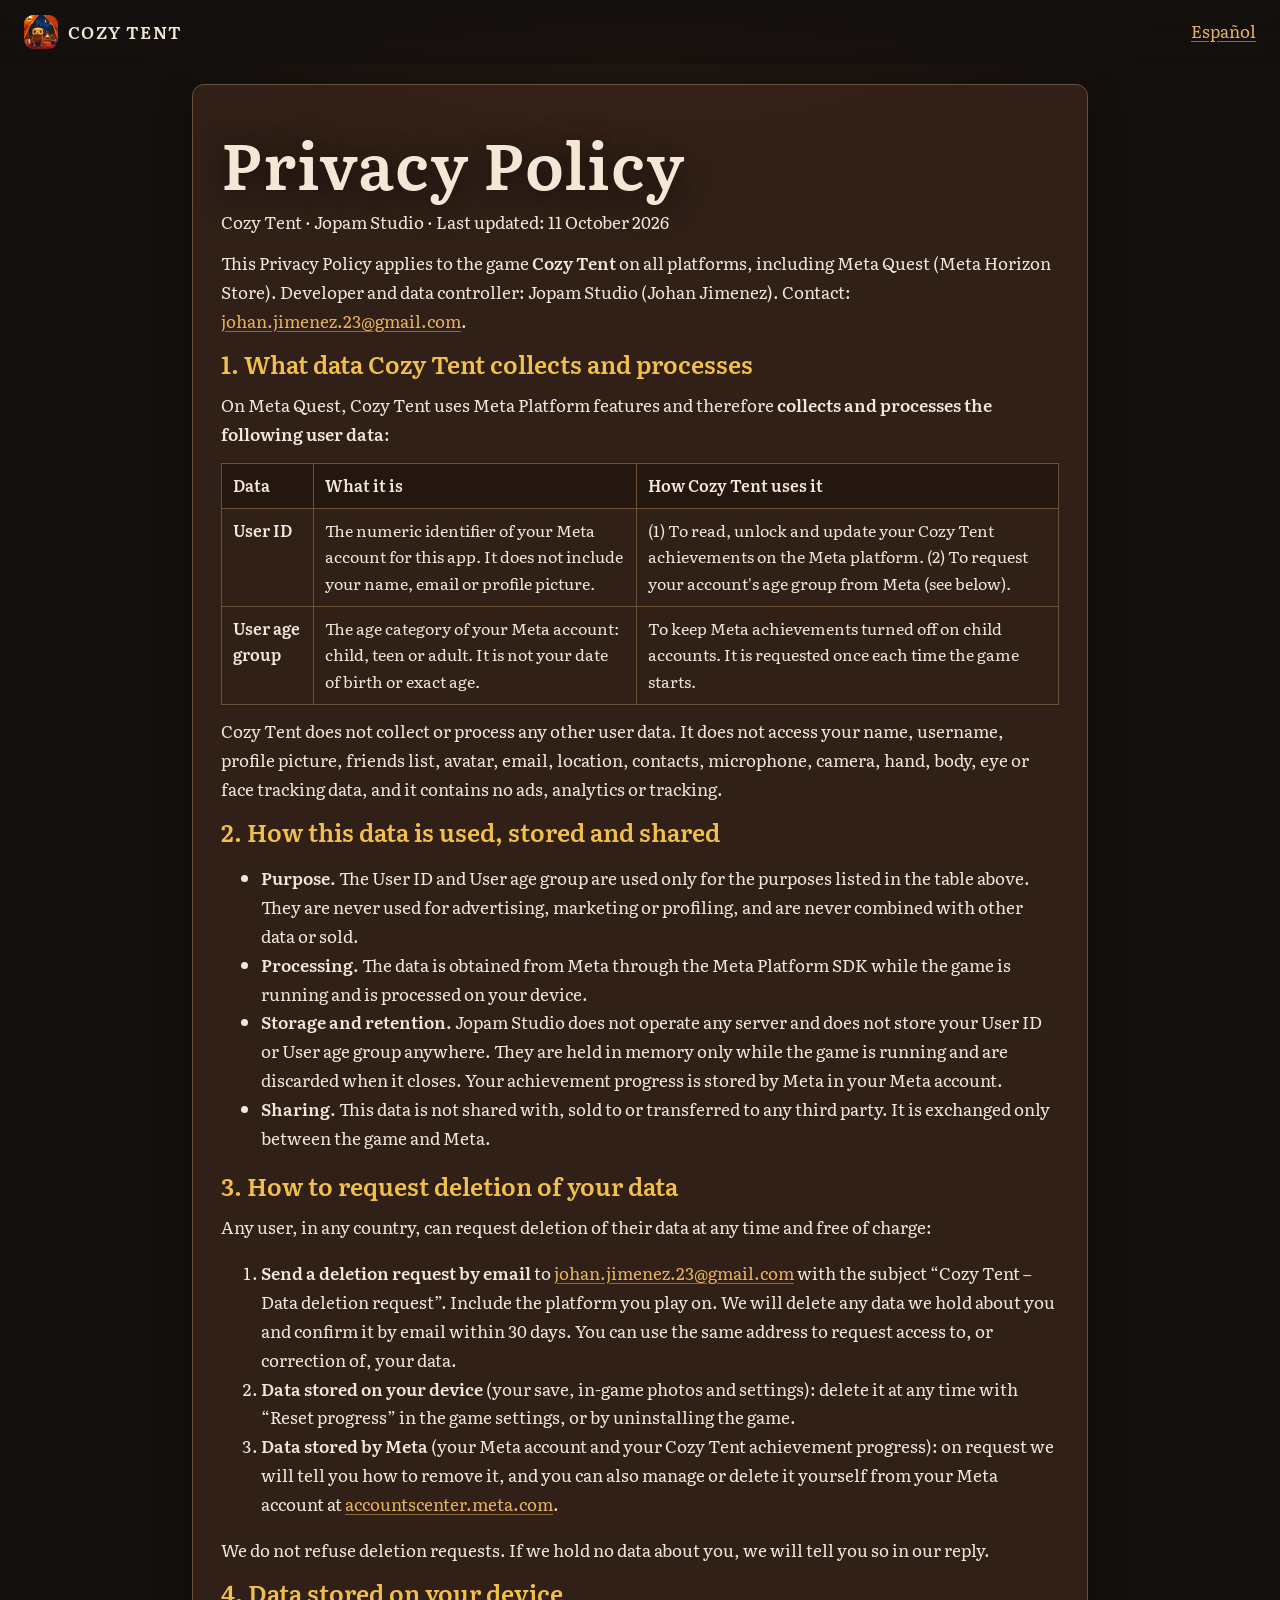
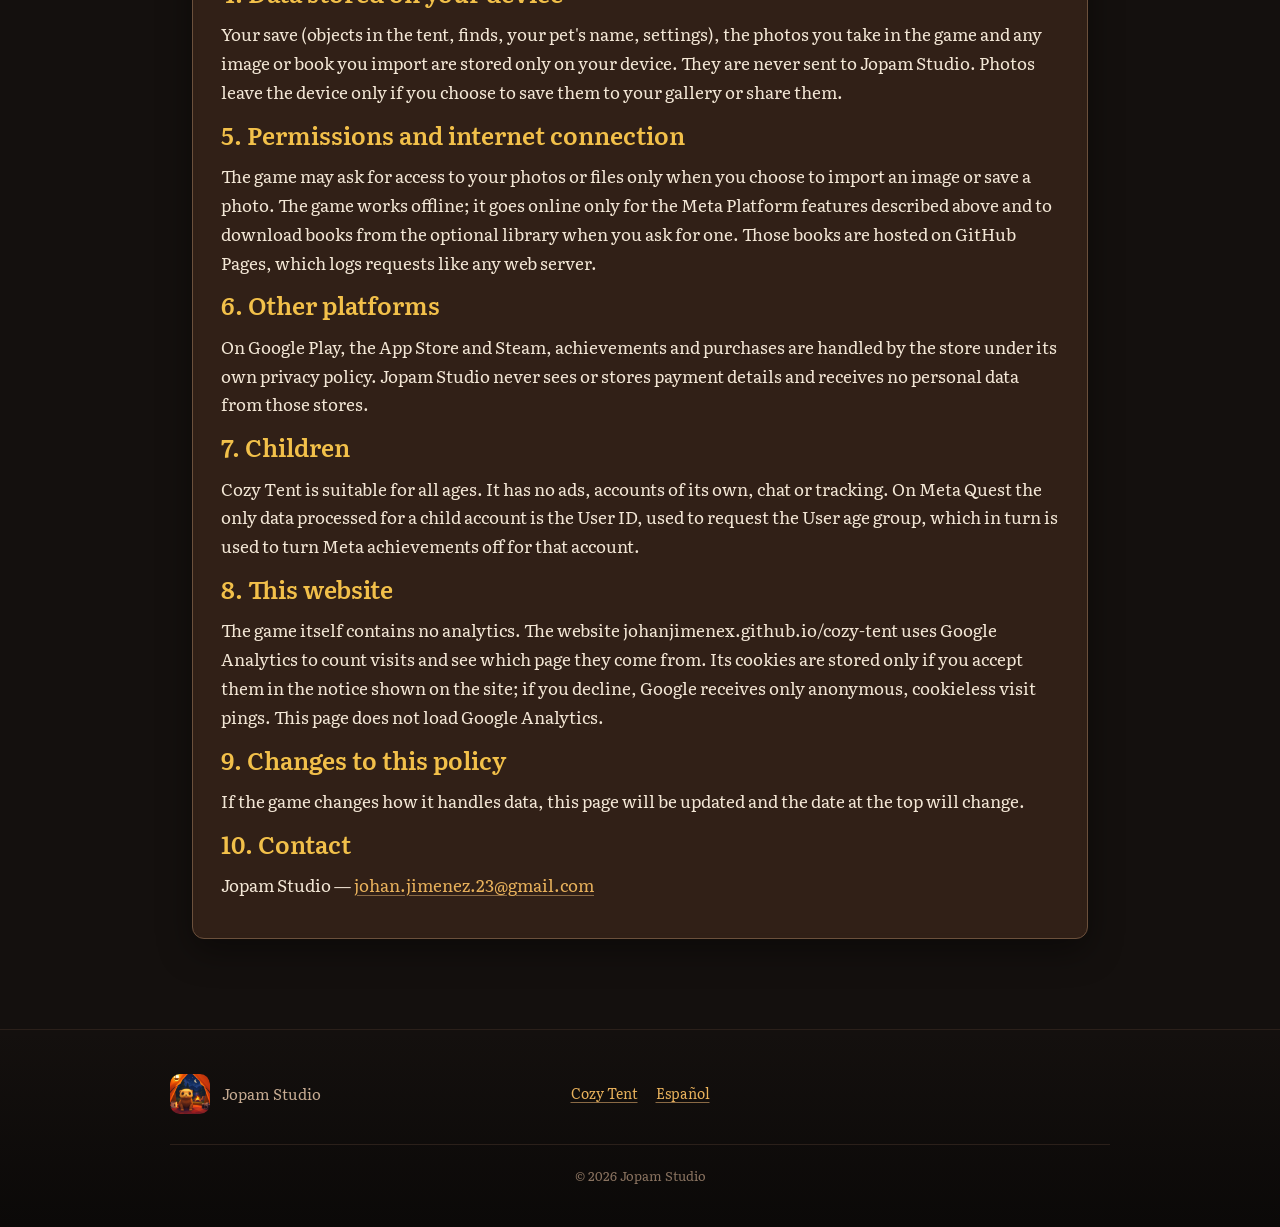
<file: privacidad.html>
<!doctype html>
<html lang="en">
<head>
<meta charset="utf-8">
<meta name="viewport" content="width=device-width,initial-scale=1">
<title>Cozy Tent — Privacy Policy</title>
<link rel="icon" href="img/icon.png">
<meta name="description" content="Cozy Tent privacy policy: what user data the game collects and processes on Meta Quest, how it is used, and how to request deletion of your data.">
<link rel="canonical" href="https://johanjimenex.github.io/cozy-tent/privacy.html">
<link rel="alternate" hreflang="es" href="https://johanjimenex.github.io/cozy-tent/privacidad-es.html">
<meta name="robots" content="index,follow">
<meta property="og:type" content="article">
<meta property="og:title" content="Cozy Tent — Privacy Policy">
<meta property="og:url" content="https://johanjimenex.github.io/cozy-tent/privacy.html">
<link rel="stylesheet" href="style.css">
<style>
  /* Esta página se lee sin JavaScript: nada de aparecer al bajar ni cambio de idioma. */
  .datos{width:100%;border-collapse:collapse;margin:14px 0 6px;font-size:15.5px}
  .datos th,.datos td{border:1px solid #6b503c;padding:9px 11px;text-align:left;vertical-align:top}
  .datos th{background:#0004}
</style>
</head>
<body data-idioma="en">
<header class="barra">
  <a class="marca" href="index.html"><img src="img/icon.png" alt="">Cozy Tent</a>
  <div class="derecha">
    <a href="privacidad-es.html">Español</a>
  </div>
</header>

<div class="envoltorio" style="padding-top:84px">
  <div class="panel">
    <h1>Privacy Policy</h1>
    <p>Cozy Tent · Jopam Studio · Last updated: 11 October 2026</p>
    <p>This Privacy Policy applies to the game <strong>Cozy Tent</strong> on all platforms, including
       Meta Quest (Meta Horizon Store). Developer and data controller: Jopam Studio (Johan Jimenez).
       Contact: <a href="mailto:johan.jimenez.23@gmail.com">johan.jimenez.23@gmail.com</a>.</p>

    <h2 id="data-collected">1. What data Cozy Tent collects and processes</h2>
    <p>On Meta Quest, Cozy Tent uses Meta Platform features and therefore <strong>collects and processes
       the following user data</strong>:</p>
    <table class="datos">
      <tr><th>Data</th><th>What it is</th><th>How Cozy Tent uses it</th></tr>
      <tr>
        <td><strong>User ID</strong></td>
        <td>The numeric identifier of your Meta account for this app. It does not include your name,
            email or profile picture.</td>
        <td>(1) To read, unlock and update your Cozy Tent achievements on the Meta platform.
            (2) To request your account's age group from Meta (see below).</td>
      </tr>
      <tr>
        <td><strong>User age group</strong></td>
        <td>The age category of your Meta account: child, teen or adult. It is not your date of birth
            or exact age.</td>
        <td>To keep Meta achievements turned off on child accounts. It is requested once each time the
            game starts.</td>
      </tr>
    </table>
    <p>Cozy Tent does not collect or process any other user data. It does not access your name,
       username, profile picture, friends list, avatar, email, location, contacts, microphone, camera,
       hand, body, eye or face tracking data, and it contains no ads, analytics or tracking.</p>

    <h2 id="data-use">2. How this data is used, stored and shared</h2>
    <ul>
      <li><strong>Purpose.</strong> The User ID and User age group are used only for the purposes listed
          in the table above. They are never used for advertising, marketing or profiling, and are never
          combined with other data or sold.</li>
      <li><strong>Processing.</strong> The data is obtained from Meta through the Meta Platform SDK while
          the game is running and is processed on your device.</li>
      <li><strong>Storage and retention.</strong> Jopam Studio does not operate any server and does not
          store your User ID or User age group anywhere. They are held in memory only while the game is
          running and are discarded when it closes. Your achievement progress is stored by Meta in your
          Meta account.</li>
      <li><strong>Sharing.</strong> This data is not shared with, sold to or transferred to any third
          party. It is exchanged only between the game and Meta.</li>
    </ul>

    <h2 id="data-deletion">3. How to request deletion of your data</h2>
    <p>Any user, in any country, can request deletion of their data at any time and free of charge:</p>
    <ol>
      <li><strong>Send a deletion request by email</strong> to
          <a href="mailto:johan.jimenez.23@gmail.com?subject=Cozy%20Tent%20-%20Data%20deletion%20request">johan.jimenez.23@gmail.com</a>
          with the subject “Cozy Tent – Data deletion request”. Include the platform you play on. We will
          delete any data we hold about you and confirm it by email within 30 days. You can use the same
          address to request access to, or correction of, your data.</li>
      <li><strong>Data stored on your device</strong> (your save, in-game photos and settings): delete it
          at any time with “Reset progress” in the game settings, or by uninstalling the game.</li>
      <li><strong>Data stored by Meta</strong> (your Meta account and your Cozy Tent achievement
          progress): on request we will tell you how to remove it, and you can also manage or delete it
          yourself from your Meta account at
          <a href="https://accountscenter.meta.com/">accountscenter.meta.com</a>.</li>
    </ol>
    <p>We do not refuse deletion requests. If we hold no data about you, we will tell you so in our
       reply.</p>

    <h2>4. Data stored on your device</h2>
    <p>Your save (objects in the tent, finds, your pet's name, settings), the photos you take in the game
       and any image or book you import are stored only on your device. They are never sent to Jopam
       Studio. Photos leave the device only if you choose to save them to your gallery or share them.</p>

    <h2>5. Permissions and internet connection</h2>
    <p>The game may ask for access to your photos or files only when you choose to import an image or
       save a photo. The game works offline; it goes online only for the Meta Platform features described
       above and to download books from the optional library when you ask for one. Those books are hosted
       on GitHub Pages, which logs requests like any web server.</p>

    <h2>6. Other platforms</h2>
    <p>On Google Play, the App Store and Steam, achievements and purchases are handled by the store
       under its own privacy policy. Jopam Studio never sees or stores payment details and receives no
       personal data from those stores.</p>

    <h2>7. Children</h2>
    <p>Cozy Tent is suitable for all ages. It has no ads, accounts of its own, chat or tracking. On Meta
       Quest the only data processed for a child account is the User ID, used to request the User age
       group, which in turn is used to turn Meta achievements off for that account.</p>

    <h2>8. This website</h2>
    <p>The game itself contains no analytics. The website johanjimenex.github.io/cozy-tent uses Google
       Analytics to count visits and see which page they come from. Its cookies are stored only if you
       accept them in the notice shown on the site; if you decline, Google receives only anonymous,
       cookieless visit pings. This page does not load Google Analytics.</p>

    <h2>9. Changes to this policy</h2>
    <p>If the game changes how it handles data, this page will be updated and the date at the top will
       change.</p>

    <h2>10. Contact</h2>
    <p>Jopam Studio — <a href="mailto:johan.jimenez.23@gmail.com">johan.jimenez.23@gmail.com</a></p>
  </div>
</div>

<footer>
  <div class="pie">
    <div class="estudio"><img src="img/icon.png" alt="">Jopam Studio</div>
    <div class="enlaces">
      <a href="index.html">Cozy Tent</a>
      <a href="privacidad-es.html">Español</a>
    </div>
  </div>
  <p class="legal">© 2026 Jopam Studio</p>
</footer>
</body>
</html>
</file>
<file: style.css>
/* Cozy Tent — luz de farol, marco de madera de la UI del juego y filete ámbar.
   Estructura de página de juego: cabecera fija, portada a sangre, secciones con
   título decorado, tarjetas de tienda y pie con vuelta arriba. */
@font-face{font-family:Literata;src:url(fonts/Literata-Regular.ttf) format("truetype");font-weight:400;font-display:swap}
@font-face{font-family:Literata;src:url(fonts/Literata-SemiBold.ttf) format("truetype");font-weight:600;font-display:swap}

:root{
  --noche:#14100e; --panel:rgba(74,46,32,.55); --borde:#3d2d23;
  --papel:#f3e7d6; --suave:#c6ab92; --tenue:#8a7360;
  --ambar:#e9b25c; --ambar-claro:#f2c04a;
  --marco:url(img/frame_wood.png) 32 fill / 26px stretch;
  --alto-barra:64px;
}
*{box-sizing:border-box}
html{scroll-padding-top:var(--alto-barra)}
body{margin:0;color:var(--papel);font:400 17px/1.7 Literata,Georgia,serif;
  background:radial-gradient(900px 520px at 50% -160px,#6b3a1d55,transparent 70%),var(--noche);
  background-attachment:fixed}
a{color:var(--ambar);text-underline-offset:3px;text-decoration-color:#8a6a45;transition:color .25s}
a:hover{color:var(--ambar-claro)}
img{max-width:100%}

/* ---------------------------------------------------------------- lluvia y luciérnagas */
.lluvia{position:fixed;inset:-10% 0 0;pointer-events:none;z-index:2;overflow:hidden}
.gota{position:absolute;top:-14%;width:1px;border-radius:1px;
  background:linear-gradient(to bottom,transparent,rgba(214,230,255,.5));animation:cae linear infinite}
@keyframes cae{from{transform:translate3d(0,-14vh,0)}to{transform:translate3d(-6vw,114vh,0)}}
.bicho{position:fixed;width:4px;height:4px;border-radius:50%;background:#ffe9a8;
  box-shadow:0 0 10px 3px #ffd97a88;opacity:0;z-index:2;animation:vuela 14s ease-in-out infinite}
@keyframes vuela{0%{opacity:0;transform:translate(0,0)}15%{opacity:.9}
  50%{opacity:.35;transform:translate(34px,-46px)}75%{opacity:.85;transform:translate(-18px,-84px)}
  100%{opacity:0;transform:translate(16px,-130px)}}

/* ---------------------------------------------------------------- cabecera */
.barra{position:fixed;top:0;left:0;right:0;z-index:20;height:var(--alto-barra);
  display:flex;align-items:center;gap:26px;padding:0 24px;
  background:linear-gradient(#14100ee6,#14100e99);backdrop-filter:blur(8px);
  border-bottom:1px solid transparent;transition:height .3s,background .3s,border-color .3s}
.barra.pegada{height:54px;background:#14100ef2;border-bottom-color:#3a2a22}
.marca{display:flex;align-items:center;gap:10px;font:600 17px/1 Literata,serif;letter-spacing:1.4px;
  text-transform:uppercase;color:var(--papel);text-decoration:none;white-space:nowrap}
.marca img{width:34px;height:34px;border-radius:9px}
.menu{display:flex;gap:22px;margin-left:8px;list-style:none;padding:0}
.menu a{color:var(--suave);text-decoration:none;font-size:14px;letter-spacing:1.1px;text-transform:uppercase;
  padding:6px 0;position:relative}
.menu a::after{content:"";position:absolute;left:0;right:100%;bottom:0;height:1px;background:var(--ambar);
  transition:right .3s}
.menu a:hover{color:var(--papel)}
.menu a:hover::after{right:0}
.derecha{margin-left:auto;display:flex;align-items:center;gap:12px}
.idioma{display:flex;gap:6px}
.idioma button{font:600 12px/1 Literata,serif;letter-spacing:.6px;color:var(--tenue);cursor:pointer;
  background:none;border:1px solid var(--borde);border-radius:4px;padding:7px 11px;transition:.25s}
.idioma button:hover{color:var(--papel);border-color:var(--ambar)}
.idioma button[aria-pressed="true"]{color:var(--noche);background:var(--ambar);border-color:var(--ambar)}
.abrir-menu{display:none;background:none;border:1px solid var(--borde);border-radius:4px;color:var(--papel);
  font-size:18px;line-height:1;padding:8px 11px;cursor:pointer}

/* ---------------------------------------------------------------- portada */
.portada{position:relative;min-height:92vh;display:grid;place-items:center;text-align:center;
  overflow:hidden;margin-top:var(--alto-barra)}
.portada .fondo{position:absolute;inset:-6% -2%;background:url(img/hero.jpg) center/cover no-repeat;
  animation:acercar 26s ease-in-out infinite alternate;z-index:0}
@keyframes acercar{from{transform:scale(1.02)}to{transform:scale(1.11)}}
.portada::after{content:"";position:absolute;inset:0;z-index:1;
  background:linear-gradient(#14100e66 0%,#14100e14 30%,#14100ed9 78%,var(--noche) 100%)}
.portada .dentro{position:relative;z-index:2;padding:30px 20px 70px;max-width:760px}
.portada img.icono{width:118px;height:118px;border-radius:26px;
  box-shadow:0 10px 30px #000a,0 0 60px #e9b25c2e;animation:respira 5.5s ease-in-out infinite}
@keyframes respira{0%,100%{box-shadow:0 10px 30px #000a,0 0 60px #e9b25c2e}
  45%{box-shadow:0 10px 30px #000a,0 0 96px #f2c04a55}}
h1{font:600 clamp(38px,7vw,64px)/1.05 Literata,serif;margin:18px 0 10px;letter-spacing:1px;
  text-shadow:0 4px 30px #000a}
/* El logo se arma con sus capas y cada una se mueve un poco.
   En iPhone (Safari y Brave usan WebKit) no se anima nada que lleve filter ni que esté dentro
   de un contenedor con filter: WebKit lo congela. Solo se animan opacidad y transformaciones. */
h1.logo{margin:0 0 6px}
.solo-lectores{position:absolute;width:1px;height:1px;overflow:hidden;clip-path:inset(50%);white-space:nowrap}
.capas{position:relative;display:block;width:min(620px,84vw);margin:0 auto;
  animation:entra-logo 1.5s cubic-bezier(.2,.7,.2,1) both}
@keyframes entra-logo{from{opacity:0;transform:scale(.88) translate3d(0,18px,0)}
  to{opacity:1;transform:none}}
.capas img{display:block;width:100%}
/* La sombra va en la capa de abajo, que no se mueve. */
.capas .base{-webkit-filter:drop-shadow(0 12px 30px #000b);filter:drop-shadow(0 12px 30px #000b);
  animation:aparece 1s ease both .15s}
.capas .capa{position:absolute;top:0;left:0;width:100%;height:100%;
  will-change:transform,opacity;-webkit-backface-visibility:hidden;backface-visibility:hidden}
.titulo{animation:sube-titulo 1.1s cubic-bezier(.2,.7,.2,1) both .45s}
@keyframes aparece{from{opacity:0}to{opacity:1}}
@keyframes sube-titulo{from{opacity:0;transform:translate3d(0,14px,0)}to{opacity:1;transform:none}}

/* El farol late como una llama y se tambalea colgado de su gancho. */
.farol{transform-origin:91.9% 55.4%;
  animation:late-farol 4.5s ease-in-out .6s infinite both, tambalea 6.5s ease-in-out .6s infinite}
@keyframes late-farol{0%,100%{opacity:.8}40%{opacity:1}62%{opacity:.88}}
@keyframes tambalea{0%,100%{transform:rotate(-2.4deg)}50%{transform:rotate(2.4deg)}}

/* La luna sube y baja muy despacio. */
.luna{animation:flota-luna 9s ease-in-out .7s infinite both}
@keyframes flota-luna{0%,100%{transform:translate3d(0,0,0)}50%{transform:translate3d(0,-6px,0)}}

/* Las estrellas parpadean cada una a su ritmo. */
.estrella{animation:parpadea 3.4s ease-in-out .9s infinite both}
.e2{animation-duration:4.6s;animation-delay:-1.4s}
.e3{animation-duration:5.6s;animation-delay:-2.7s}
@keyframes parpadea{0%,100%{opacity:.4}50%{opacity:1}}

/* La fugaz cruza de vez en cuando y desaparece. */
.fugaz{opacity:0;animation:cruza 11s ease-in-out infinite}
@keyframes cruza{0%,62%{opacity:0;transform:translate3d(26px,-18px,0)}
  70%{opacity:.95;transform:translate3d(0,0,0)}
  82%{opacity:.5;transform:translate3d(-16px,11px,0)}
  90%,100%{opacity:0;transform:translate3d(-26px,18px,0)}}

/* El lema respira suave, como si lo encendieran. */
.lema{animation:respira-lema 7s ease-in-out 1s infinite both}
@keyframes respira-lema{0%,100%{opacity:.82}50%{opacity:1}}
.lema{color:#efe0cd;font-size:clamp(17px,2.4vw,21px);margin:0;text-shadow:0 2px 14px #000c}
.bajar{position:absolute;bottom:26px;left:50%;transform:translateX(-50%);z-index:2;color:var(--suave);
  font-size:12px;letter-spacing:2px;text-transform:uppercase;text-decoration:none;animation:flota 2.6s ease-in-out infinite}
@keyframes flota{0%,100%{transform:translate(-50%,0)}50%{transform:translate(-50%,7px)}}

/* Anclas del menú: sin alto, solo marcan el sitio al que salta cada enlace. */
.ancla{position:relative;top:calc(var(--alto-barra) * -1);height:0}

/* ---------------------------------------------------------------- secciones */
.envoltorio{position:relative;z-index:3;max-width:940px;margin:0 auto;padding:0 22px}
section{margin:76px 0}
.titulo{display:flex;align-items:center;justify-content:center;gap:16px;margin:0 0 26px;
  font:600 clamp(20px,3vw,27px)/1.2 Literata,serif;letter-spacing:2.4px;text-transform:uppercase;
  color:var(--papel);text-align:center}
.titulo::before,.titulo::after{content:"";height:1px;flex:1;max-width:120px;
  background:linear-gradient(90deg,transparent,var(--ambar))}
.titulo::after{background:linear-gradient(90deg,var(--ambar),transparent)}
h2{font:600 24px/1.3 Literata,serif;margin:0 0 8px;color:var(--ambar-claro)}
p{margin:12px 0}
.panel{padding:26px 28px;border-radius:12px;background:var(--panel);border:1px solid #6b503c;
  backdrop-filter:blur(3px);box-shadow:0 12px 34px #0006}
.marco{border:26px solid transparent;border-image:var(--marco);background:var(--panel)}
.video{padding:0;line-height:0}
.video video{display:block;width:100%;aspect-ratio:16/9;border:0;border-radius:4px;background:#000}
.nota{color:var(--tenue);font-size:14px;text-align:center;margin-top:12px}

.rejilla{display:grid;grid-template-columns:repeat(auto-fit,minmax(215px,1fr));gap:12px;padding:0;list-style:none}
.rejilla li{background:var(--panel);border:1px solid #6b503c;border-radius:10px;padding:14px 16px;
  font-size:15.5px;transition:.3s}
.rejilla li:hover{border-color:var(--ambar);transform:translateY(-3px)}
.rejilla li b{color:var(--ambar-claro);font-weight:600}

/* Tres textos en fila; en pantallas estrechas se apilan solos. */
.tres{display:grid;grid-template-columns:repeat(auto-fit,minmax(240px,1fr));gap:16px;align-items:start}
.tres .panel{padding:22px 22px;margin:0}
.tres .panel h2{font-size:21px}
.tres .panel p{font-size:15.5px;line-height:1.62}

/* ---------------------------------------------------------------- galería */
.galeria{display:grid;grid-template-columns:repeat(auto-fit,minmax(190px,1fr));gap:14px}
.toma.ancha{grid-column:span 2}
@media(max-width:560px){.toma.ancha{grid-column:span 1}}
.toma{margin:0;position:relative;border:1px solid #33271f;border-radius:10px;overflow:hidden;
  background:#0b0907;transition:.35s}
.toma img{display:block;width:100%;height:100%;object-fit:cover;transition:transform .6s ease}
.toma:hover{border-color:var(--ambar);transform:translateY(-4px);box-shadow:0 14px 34px #0009}
.toma:hover img{transform:scale(1.04)}

/* En móvil la galería es un carrusel: se desliza, tiene flechas y puntos debajo. */
.carrusel{position:relative}
.flecha{display:none}
.puntos{display:none}

@media(max-width:700px){
  .carrusel{margin:0 -22px}
  .galeria{display:flex;gap:12px;overflow-x:auto;scroll-snap-type:x mandatory;
    padding:2px 22px 6px;scrollbar-width:none;-webkit-overflow-scrolling:touch}
  .galeria::-webkit-scrollbar{display:none}
  .toma,.toma.ancha{flex:0 0 78%;scroll-snap-align:center;grid-column:auto}
  .flecha{display:grid;place-items:center;position:absolute;top:50%;transform:translateY(-50%);z-index:4;
    width:38px;height:38px;border-radius:50%;border:1px solid #4a382c;background:#0b0907d9;
    color:var(--papel);font:400 22px/1 Literata,serif;cursor:pointer;backdrop-filter:blur(3px)}
  .flecha.atras{left:8px}
  .flecha.adelante{right:8px}
  .flecha:active{border-color:var(--ambar)}
  .puntos{display:flex;justify-content:center;gap:8px;margin-top:14px}
  .puntos button{width:7px;height:7px;padding:0;border:0;border-radius:50%;background:#4a382c;cursor:pointer;
    transition:.3s}
  .puntos button[aria-selected="true"]{background:var(--ambar);width:20px;border-radius:99px}
}

/* ---------------------------------------------------------------- tiendas */
.tiendas{display:grid;grid-template-columns:repeat(auto-fit,minmax(190px,1fr));gap:14px;padding:0;list-style:none}
.chapa{position:relative;display:flex;align-items:center;gap:13px;background:#0b0907;
  border:1px solid #33271f;padding:15px 18px;transition:.3s}
.chapa::before,.chapa::after{content:"";position:absolute;width:13px;height:13px;
  border:2px solid var(--ambar);opacity:.85;transition:.3s}
.chapa::before{top:-1px;left:-1px;border-right:0;border-bottom:0}
.chapa::after{bottom:-1px;right:-1px;border-left:0;border-top:0}
.chapa:hover{border-color:#5a4535;transform:translateY(-3px);box-shadow:0 10px 26px #0008,0 0 24px #e9b25c22}
.chapa:hover::before,.chapa:hover::after{width:19px;height:19px;opacity:1}
.chapa svg{width:27px;height:27px;fill:var(--papel);flex:none}
.chapa .texto{display:flex;flex-direction:column;line-height:1.25;min-width:0}
.chapa .nombre{font-weight:600;font-size:15.5px;white-space:nowrap}
.chapa small{color:var(--tenue);font-size:11.5px;letter-spacing:1px;text-transform:uppercase}

/* Las tarjetas de tienda van en la portada, bajo el logo. */
.tiendas.en-portada{margin:24px auto 0;max-width:860px;gap:12px;grid-template-columns:repeat(4,minmax(0,1fr))}
@media(max-width:820px){.tiendas.en-portada{grid-template-columns:repeat(2,minmax(0,1fr));max-width:440px}}
@media(max-width:420px){
  /* En móvil estrecho se quedan en dos columnas, más apretadas. */
  .tiendas.en-portada{max-width:340px;gap:9px}
  .tiendas.en-portada .chapa{gap:8px;padding:11px 10px}
  .tiendas.en-portada .chapa svg{width:21px;height:21px}
  .tiendas.en-portada .chapa .nombre{font-size:13.5px}
  .tiendas.en-portada .chapa small{font-size:9.5px;letter-spacing:.6px}
}
.tiendas.en-portada .chapa{background:#0b0907cc;backdrop-filter:blur(4px)}

/* ---------------------------------------------------------------- tiendas y descarga */
/* Una chapa con enlace se comporta como las demas; solo cambia que se puede pulsar. */
a.chapa{text-decoration:none;color:inherit}
.chapa.lista small{color:var(--ambar-claro)}
.chapa.lista svg{fill:var(--ambar-claro)}
/* La tienda que corresponde al aparato desde el que se entra se marca sola (tiendas.js). */
.chapa.tuya{border-color:var(--ambar);box-shadow:0 0 0 1px #e9b25c33,0 10px 26px #0008}
.chapa.tuya::before,.chapa.tuya::after{width:19px;height:19px;opacity:1}

/* Boton principal: solo aparece si el aparato tiene una tienda donde ya esta el juego. */
.descargar{display:block;width:max-content;max-width:100%;margin:26px auto 0;padding:15px 34px;
  border:1px solid var(--ambar);background:#1a1109cc;backdrop-filter:blur(4px);
  color:var(--ambar-claro);text-decoration:none;font-size:16.5px;letter-spacing:.6px;
  transition:.3s}
.descargar:hover{background:#241609;transform:translateY(-3px);
  box-shadow:0 12px 30px #0009,0 0 26px #e9b25c33}
.descargar b{font-weight:600}
.descargar[hidden]{display:none}

/* ---------------------------------------------------------------- mas de Jopam */
.entradilla{max-width:640px;margin:-6px auto 28px;text-align:center;color:var(--suave);font-size:15.5px}
.obras{display:grid;grid-template-columns:repeat(auto-fit,minmax(300px,1fr));gap:16px;
  max-width:940px;margin:0 auto}
.obra{display:flex;gap:15px;align-items:flex-start;background:#0b0907;border:1px solid #33271f;
  padding:16px;transition:.3s}
.obra:hover{border-color:#5a4535;transform:translateY(-3px);box-shadow:0 10px 26px #0008}
.obra img{width:62px;height:62px;border-radius:13px;flex:none}
.obra .letra{min-width:0}
.obra h4{margin:0 0 5px;font-size:16px;font-weight:600}
.obra p{margin:0 0 9px;color:var(--suave);font-size:14px;line-height:1.45}
.obra .vinculos{display:flex;flex-wrap:wrap;gap:7px}
.obra .vinculos a{font-size:12px;letter-spacing:.5px;text-transform:uppercase;
  color:var(--tenue);text-decoration:none;border:1px solid #33271f;padding:4px 9px;transition:.25s}
.obra .vinculos a:hover{color:var(--ambar-claro);border-color:var(--ambar)}
@media(max-width:420px){.obra{padding:13px;gap:12px}.obra img{width:52px;height:52px}}

/* ---------------------------------------------------------------- pie */
footer{position:relative;z-index:3;margin-top:90px;padding:44px 22px 40px;border-top:1px solid #2b201a;
  background:linear-gradient(#0f0c0a00,#0b0908)}
.pie{max-width:940px;margin:0 auto;display:grid;grid-template-columns:1fr auto 1fr;align-items:center;gap:20px}
.pie .estudio{display:flex;align-items:center;gap:12px;color:var(--suave);font-size:14.5px}
.pie .estudio img{width:40px;height:40px;border-radius:10px}
.arriba{justify-self:center;width:108px;height:108px;display:grid;place-items:center;text-align:center;
  border-radius:50%;border:1px dashed #4a382c;color:var(--suave);text-decoration:none;font-size:11px;
  letter-spacing:1.6px;text-transform:uppercase;transition:.35s}
.arriba:hover{color:var(--ambar-claro);border-color:var(--ambar);transform:translateY(-4px) rotate(6deg)}
.enlaces{justify-self:end;display:flex;gap:18px;flex-wrap:wrap;justify-content:flex-end;font-size:14px}
.legal{max-width:940px;margin:30px auto 0;padding-top:20px;border-top:1px solid #2b201a;
  color:var(--tenue);font-size:13px;text-align:center}

/* ---------------------------------------------------------------- aparecer y idiomas */
.asoma{opacity:0;transform:translateY(26px);transition:opacity .8s ease,transform .8s ease}
.asoma.visible{opacity:1;transform:none}
.es,.en{display:none}
body[data-idioma="es"] div.es,body[data-idioma="en"] div.en,
body[data-idioma="es"] section.es,body[data-idioma="en"] section.en{display:block}
body[data-idioma="es"] span.es,body[data-idioma="en"] span.en{display:inline}
body[data-idioma="es"] li.es,body[data-idioma="en"] li.en{display:list-item}

@media(max-width:820px){
  .menu{position:fixed;top:var(--alto-barra);left:0;right:0;flex-direction:column;gap:0;
    background:#14100ef7;border-bottom:1px solid #3a2a22;padding:6px 22px 14px;display:none}
  .menu.abierto{display:flex}
  .menu a{display:block;padding:12px 0;border-bottom:1px solid #241b16}
  .abrir-menu{display:block}
  .pie{grid-template-columns:1fr;justify-items:center;text-align:center}
  .enlaces{justify-self:center}
}
@media(prefers-reduced-motion:reduce){
  .gota,.bicho,.portada .fondo,.bajar,.portada img.icono,.capas,.capas .base,.titulo,.luna,.fugaz{animation:none}
  .farol{animation:late-farol 4.5s ease-in-out infinite both}
  .fugaz{opacity:0}
  .asoma{opacity:1;transform:none;transition:none}
}

/* ---------------------------------------------------------------- aviso de cookies */
.aviso-cookies{position:fixed;left:16px;right:16px;bottom:16px;z-index:30;max-width:560px;margin:0 auto;
  display:flex;align-items:center;gap:16px;padding:14px 18px;border-radius:12px;
  background:#1c1410f2;border:1px solid #6b503c;box-shadow:0 8px 30px #000a;backdrop-filter:blur(8px)}
.aviso-cookies p{margin:0;font-size:14.5px;line-height:1.5;color:var(--suave)}
.aviso-cookies .botones{display:flex;gap:8px;flex:none}
.aviso-cookies button{font:600 13px/1 Literata,serif;letter-spacing:.4px;padding:10px 14px;border-radius:8px;
  cursor:pointer;color:var(--papel);background:transparent;border:1px solid #6b503c;transition:border-color .25s,color .25s}
.aviso-cookies button:hover{border-color:var(--ambar)}
.aviso-cookies button.si{color:var(--noche);background:var(--ambar);border-color:var(--ambar)}
@media (max-width:520px){.aviso-cookies{flex-direction:column;align-items:stretch;text-align:center}
  .aviso-cookies .botones{justify-content:center}}
</file>
